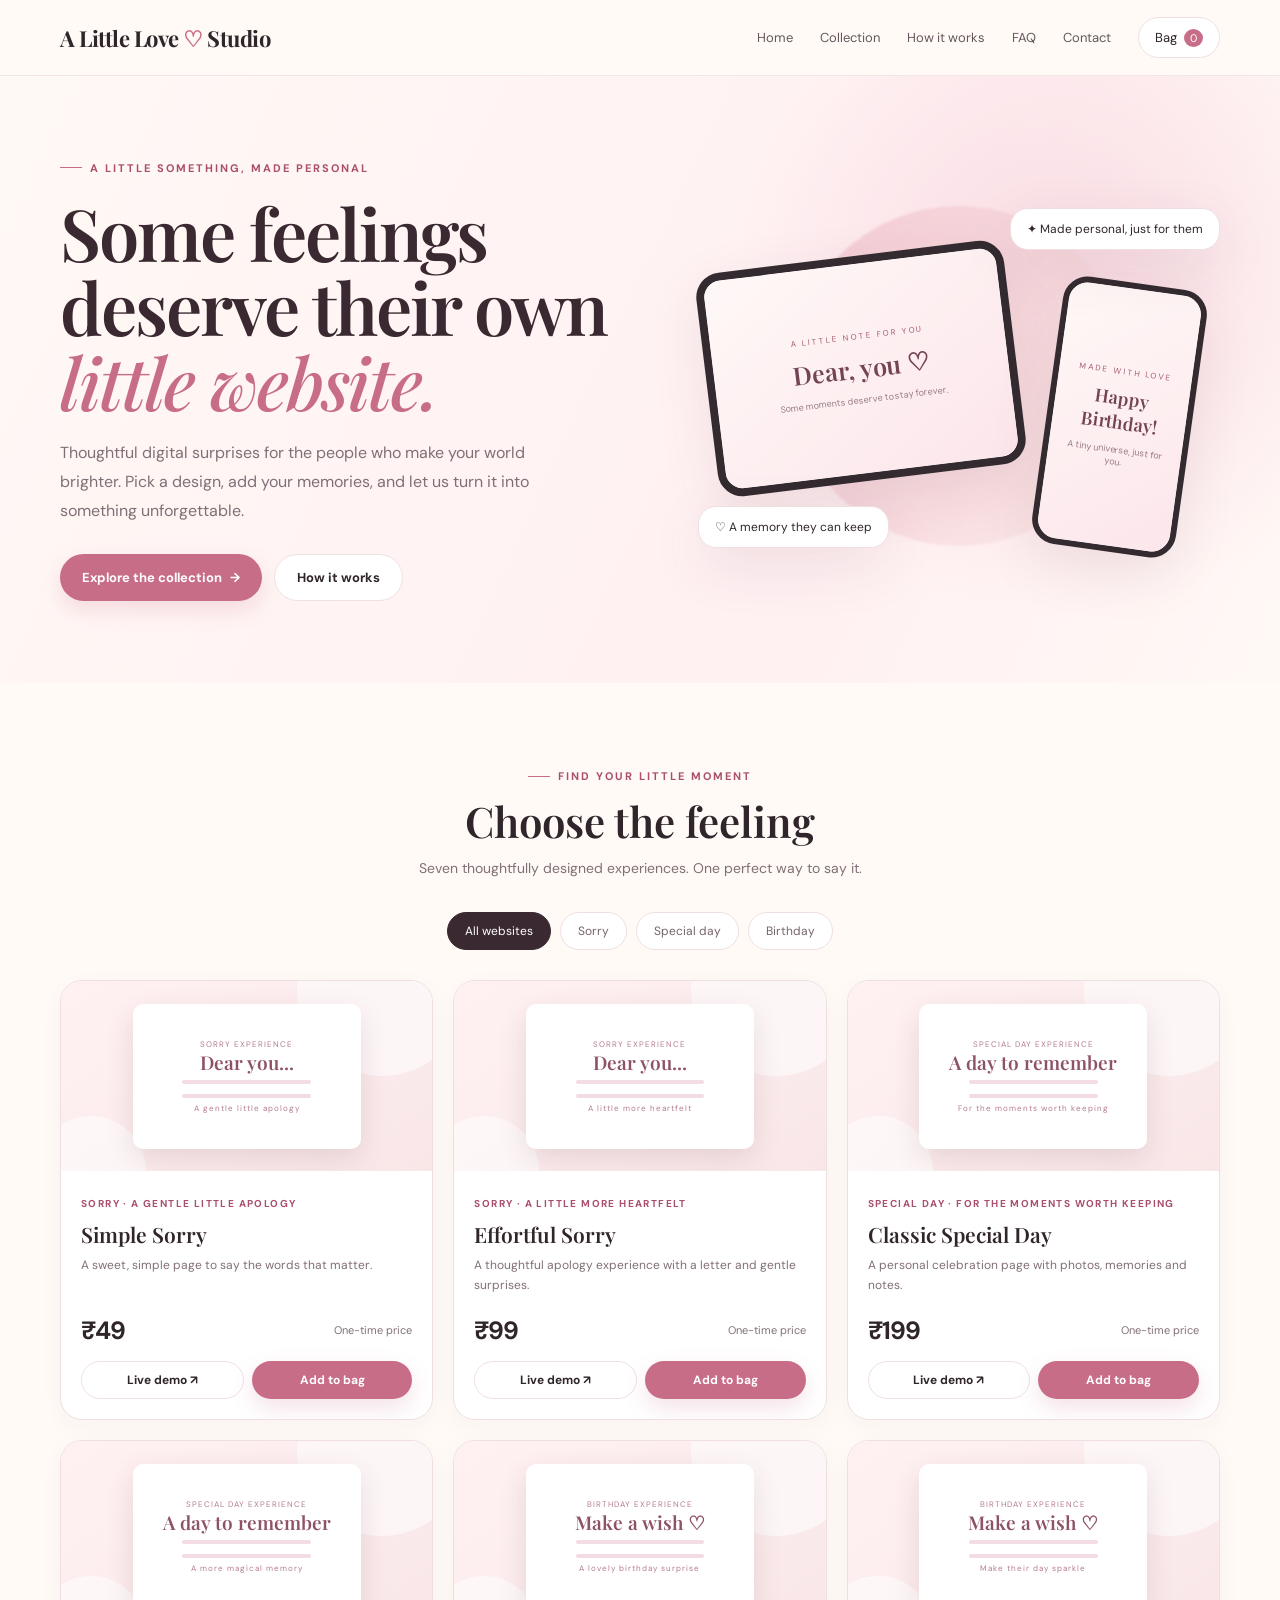
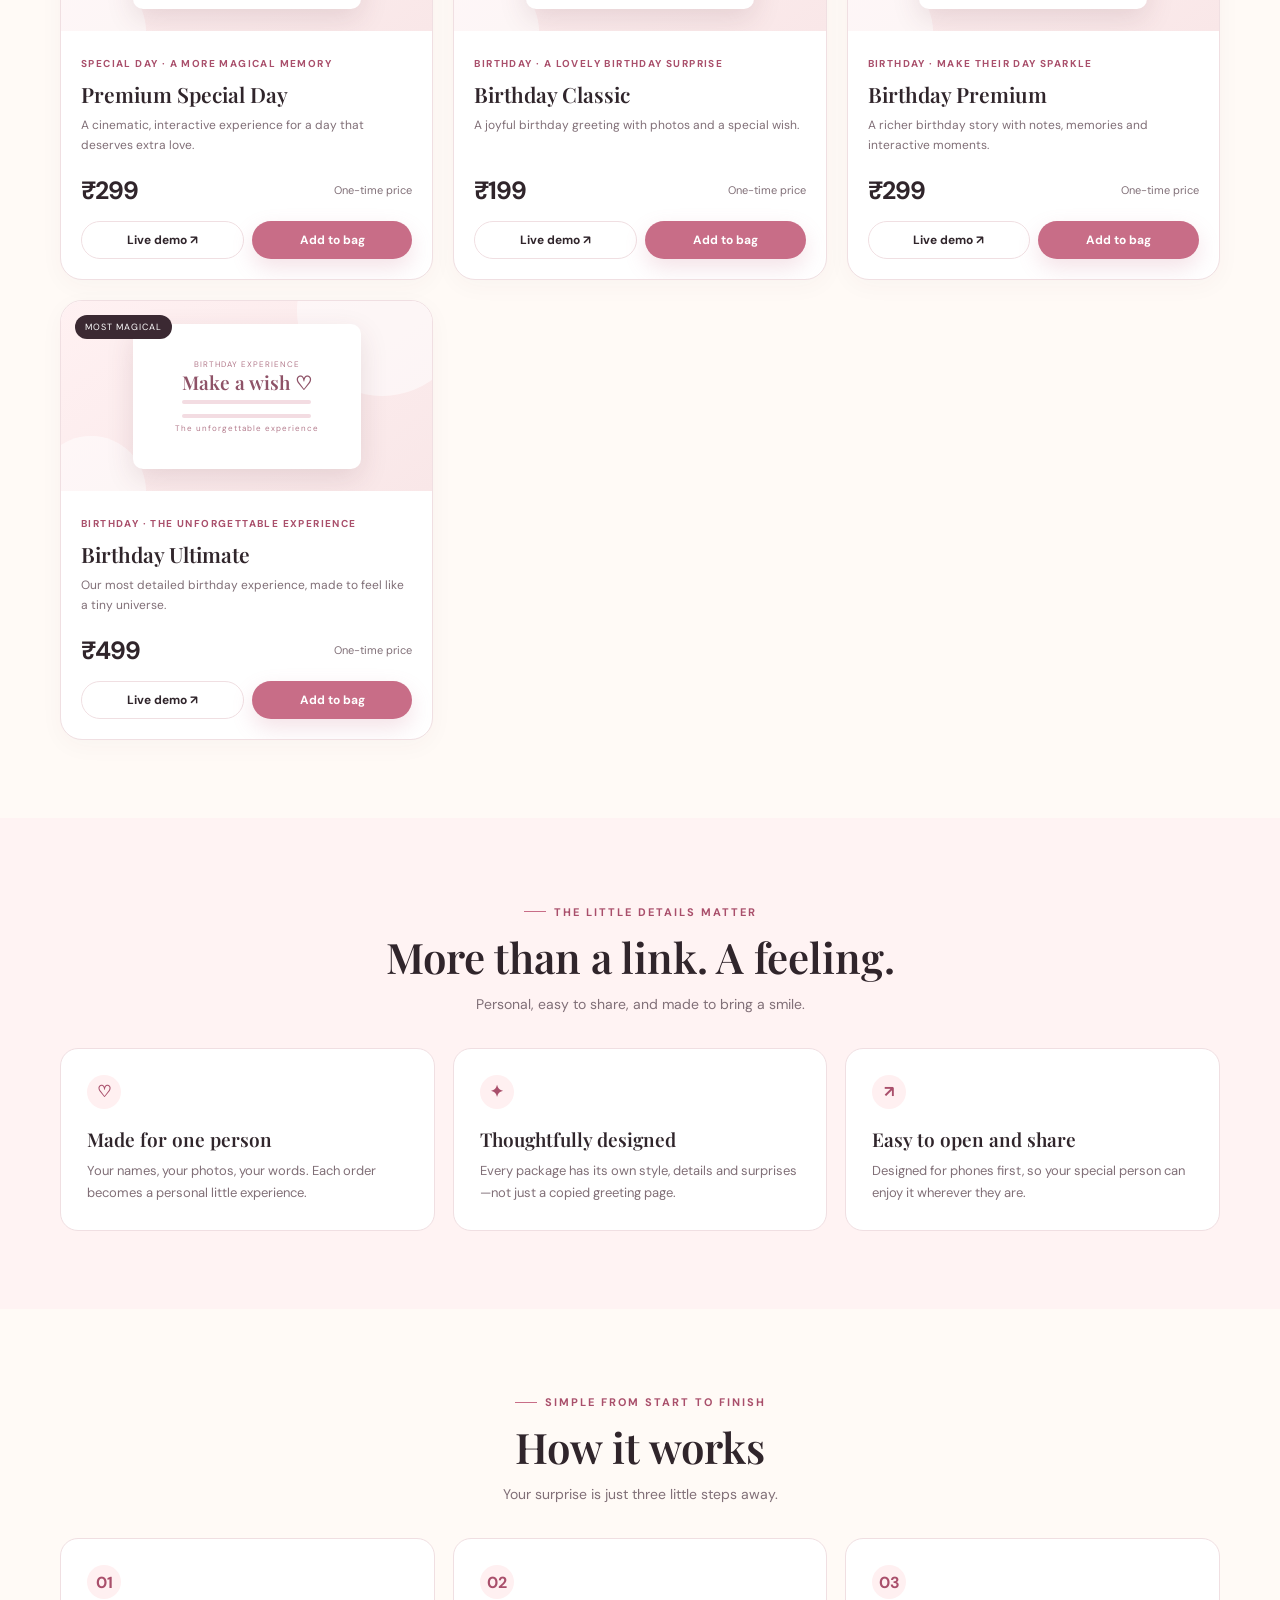
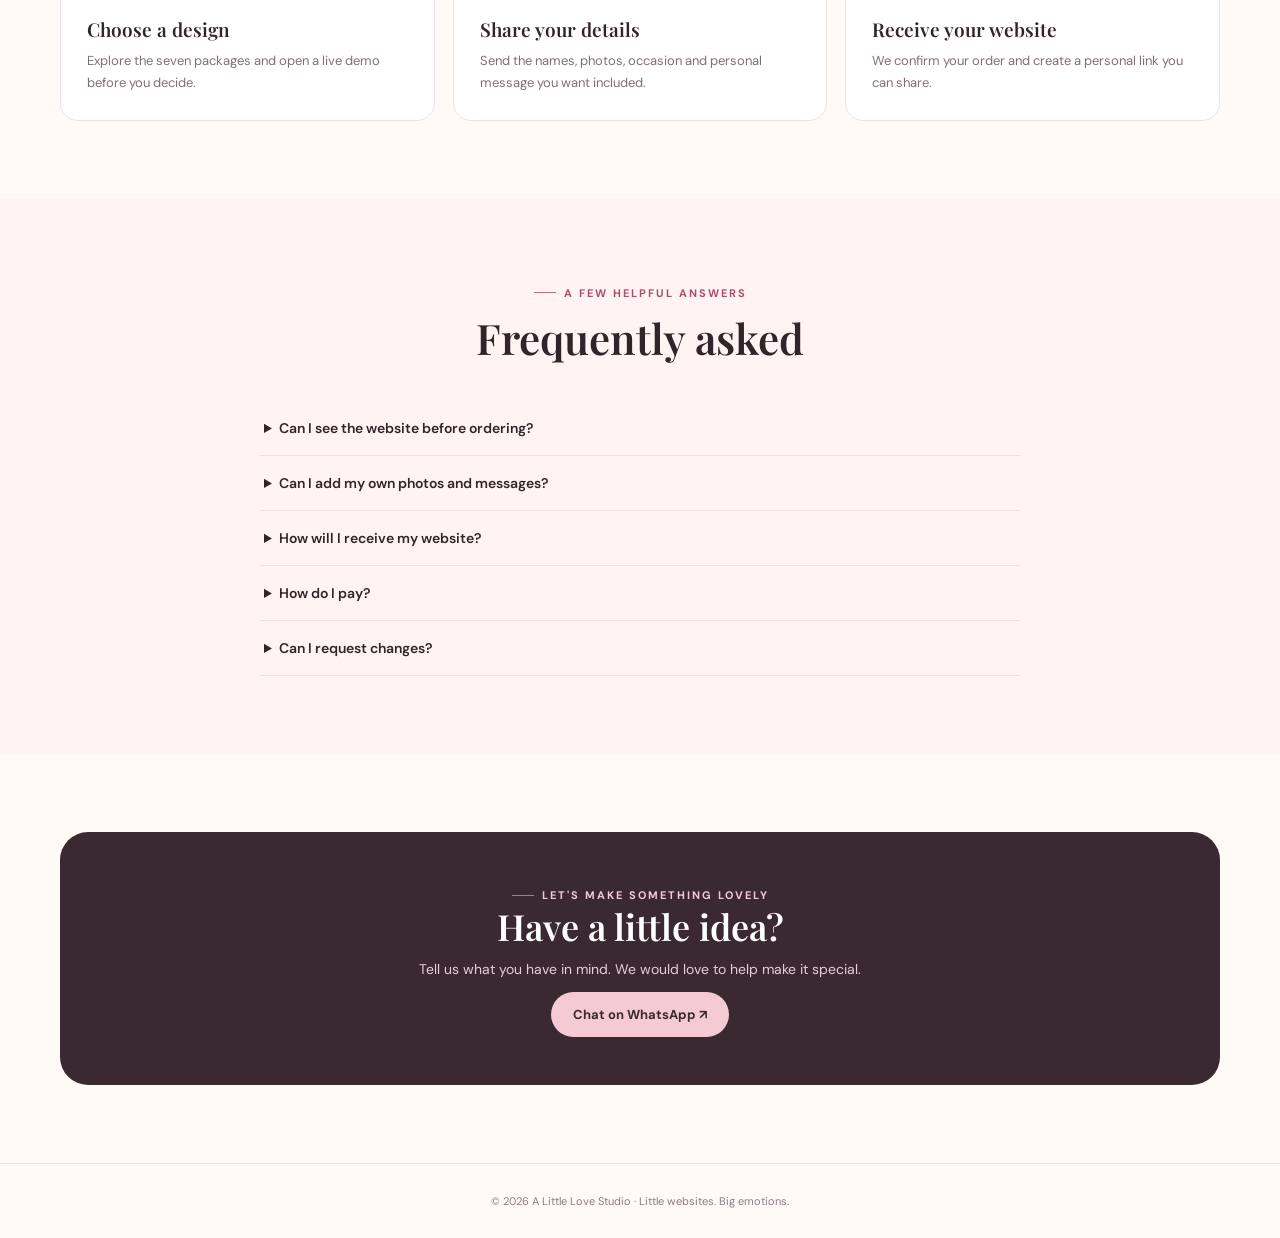
<file: Index.html>
<!DOCTYPE html>
<html lang="en">
<head>
<meta charset="UTF-8"><meta name="viewport" content="width=device-width, initial-scale=1">
<meta name="theme-color" content="#fff8f7">
<title>A Little Love Studio — Little websites. Big emotions.</title>
<style>
@import url('https://fonts.googleapis.com/css2?family=DM+Sans:wght@400;500;600;700&family=Playfair+Display:wght@500;600;700&display=swap');
:root{--ink:#30252b;--muted:#806f77;--rose:#c86d87;--rose2:#a94f6b;--blush:#fff0f1;--cream:#fffaf6;--line:#f0dfe2;--white:#fff;--shadow:0 18px 55px rgba(94,48,64,.10)}
*{box-sizing:border-box}html{scroll-behavior:smooth}body{margin:0;background:var(--cream);color:var(--ink);font-family:'DM Sans',sans-serif}button,input,textarea,select{font:inherit}button,a{ -webkit-tap-highlight-color:transparent}a{color:inherit;text-decoration:none}.wrap{width:min(1160px,calc(100% - 40px));margin:auto}
nav{height:76px;display:flex;align-items:center;position:sticky;top:0;z-index:20;background:rgba(255,250,246,.9);backdrop-filter:blur(16px);border-bottom:1px solid rgba(240,223,226,.8)}nav .wrap{display:flex;align-items:center;justify-content:space-between;gap:24px}.logo{font-family:'Playfair Display',serif;font-size:22px;font-weight:700;letter-spacing:-.5px}.logo span{color:var(--rose)}.navlinks{display:flex;align-items:center;gap:27px;font-size:13px;color:#66565e}.navlinks a:hover{color:var(--rose2)}.cartbtn,.menuBtn{border:1px solid var(--line);background:white;border-radius:30px;padding:11px 16px;cursor:pointer;color:var(--ink)}.cartcount{background:var(--rose);color:white;border-radius:50%;padding:2px 6px;font-size:11px;margin-left:4px}.menuBtn{display:none}
.hero{padding:76px 0 82px;overflow:hidden;background:radial-gradient(circle at 83% 35%,#f9dce3 0,transparent 29%),linear-gradient(115deg,#fff9f5,#fff0f2 65%,#fff9f5)}.heroGrid{display:grid;grid-template-columns:1.05fr .95fr;gap:60px;align-items:center}.eyebrow{display:inline-flex;align-items:center;gap:8px;color:var(--rose2);font-size:11px;letter-spacing:2px;text-transform:uppercase;font-weight:700}.eyebrow:before{content:"";width:22px;height:1px;background:var(--rose)}h1,h2,h3,p{margin-top:0}h1{font:600 clamp(43px,6vw,72px)/1.04 'Playfair Display',serif;letter-spacing:-2px;margin:20px 0;color:#3a2931}h1 em{color:var(--rose);font-weight:500}.hero p{max-width:490px;color:var(--muted);font-size:16px;line-height:1.8}.actions{display:flex;gap:12px;flex-wrap:wrap;margin-top:28px}.btn{border:0;border-radius:30px;padding:14px 22px;background:var(--rose);color:white;font-weight:700;font-size:13px;cursor:pointer;display:inline-flex;align-items:center;justify-content:center;gap:8px;transition:.25s;box-shadow:0 9px 22px rgba(200,109,135,.2)}.btn:hover{background:var(--rose2);transform:translateY(-2px)}.btn.secondary{background:white;color:var(--ink);border:1px solid var(--line);box-shadow:none}.btn.small{padding:10px 15px;font-size:12px}.heroArt{height:420px;position:relative;display:grid;place-items:center}.orb{position:absolute;width:340px;height:340px;border-radius:50%;background:linear-gradient(135deg,#f4cbd5,#fce9e8);filter:blur(1px)}.device{position:absolute;background:#fff;border:8px solid #332b30;border-radius:25px;box-shadow:var(--shadow);overflow:hidden}.device.desktop{width:310px;height:225px;left:8px;top:90px;transform:rotate(-7deg)}.device.phone{width:145px;height:270px;right:28px;bottom:34px;border-width:6px;border-radius:25px;transform:rotate(8deg)}.screen{height:100%;padding:18px;background:linear-gradient(145deg,#fff8f7,#fce6eb);text-align:center;display:flex;flex-direction:column;align-items:center;justify-content:center}.screen small{font-size:8px;letter-spacing:2px;color:#a45a70}.screen strong{font:600 25px 'Playfair Display';margin:10px 0;color:#744455}.screen span{font-size:9px;color:#987b86}.phone .screen strong{font-size:18px}.phone .screen{padding:10px}.floating{position:absolute;background:white;border:1px solid var(--line);border-radius:18px;padding:12px 16px;box-shadow:var(--shadow);font-size:12px}.float1{top:42px;right:0}.float2{bottom:38px;left:0}
section{padding:78px 0}.sectionHead{text-align:center;margin-bottom:35px}.sectionHead h2{font:600 clamp(30px,4vw,42px) 'Playfair Display';margin:10px 0}.sectionHead p{color:var(--muted);font-size:14px}.categorybar{display:flex;justify-content:center;gap:9px;flex-wrap:wrap;margin-bottom:30px}.chip{border:1px solid var(--line);background:white;border-radius:30px;padding:10px 17px;font-size:12px;color:#76636c;cursor:pointer}.chip.active,.chip:hover{background:#3b2932;color:white;border-color:#3b2932}
.products{display:grid;grid-template-columns:repeat(3,1fr);gap:20px}.product{background:white;border:1px solid var(--line);border-radius:22px;overflow:hidden;transition:.25s;box-shadow:0 6px 25px rgba(80,43,55,.035)}.product:hover{transform:translateY(-5px);box-shadow:var(--shadow)}.productVisual{height:190px;padding:18px;background:linear-gradient(145deg,#fff1f2,#f9e7e8);position:relative;display:grid;place-items:center;overflow:hidden}.productVisual:before,.productVisual:after{content:"";position:absolute;border-radius:50%;background:rgba(255,255,255,.55)}.productVisual:before{width:170px;height:170px;top:-75px;right:-35px}.productVisual:after{width:110px;height:110px;bottom:-55px;left:-25px}.miniPage{width:68%;height:145px;background:white;border-radius:10px;box-shadow:0 10px 28px rgba(92,49,64,.13);position:relative;z-index:1;padding:15px;text-align:center;display:flex;flex-direction:column;align-items:center;justify-content:center}.miniPage b{font:600 19px 'Playfair Display';color:#8e5267}.miniPage small{font-size:8px;letter-spacing:1px;color:#b47c8d}.miniPage i{width:65%;height:4px;border-radius:5px;background:#f3dce2;margin:5px}.productBody{padding:20px}.tag{font-size:10px;letter-spacing:1.4px;text-transform:uppercase;color:var(--rose2);font-weight:700}.product h3{font:600 21px 'Playfair Display';margin:8px 0}.product p{font-size:12px;line-height:1.65;color:var(--muted);min-height:40px}.priceRow{display:flex;align-items:center;justify-content:space-between;margin:18px 0 14px}.price{font-size:25px;font-weight:700;letter-spacing:-1px}.productActions{display:flex;gap:8px}.productActions button{flex:1}.ribbon{position:absolute;top:14px;left:14px;z-index:2;background:#3b2932;color:white;padding:6px 10px;border-radius:20px;font-size:9px;letter-spacing:1px}
.soft{background:#fff3f3}.three{display:grid;grid-template-columns:repeat(3,1fr);gap:18px}.step,.reason{padding:26px;border:1px solid var(--line);border-radius:18px;background:white}.stepNum{width:34px;height:34px;border-radius:50%;display:grid;place-items:center;background:var(--blush);color:var(--rose2);font-weight:700;margin-bottom:17px}.step h3,.reason h3{font:600 19px 'Playfair Display';margin-bottom:8px}.step p,.reason p{font-size:13px;color:var(--muted);line-height:1.7;margin:0}.faq{max-width:760px;margin:auto}.faq details{padding:18px 4px;border-bottom:1px solid var(--line)}.faq summary{cursor:pointer;font-weight:600;font-size:14px}.faq details p{color:var(--muted);font-size:13px;line-height:1.7;margin:12px 0 0}
.contactBox{background:#3b2932;color:white;border-radius:28px;padding:48px;text-align:center}.contactBox h2{font:600 36px 'Playfair Display';margin-bottom:10px}.contactBox p{color:#e5cfd6;font-size:14px}.contactBox .btn{background:#f4cbd5;color:#3b2932;box-shadow:none}
footer{padding:30px 0;color:#8c7b83;font-size:11px;text-align:center;border-top:1px solid var(--line)}
.overlay{position:fixed;inset:0;background:rgba(37,24,30,.55);z-index:50;display:none;align-items:center;justify-content:center;padding:18px}.overlay.show{display:flex}.modal{background:white;border-radius:22px;width:min(680px,100%);max-height:92vh;overflow:auto;padding:26px;box-shadow:0 25px 90px rgba(0,0,0,.2)}.modalHead{display:flex;align-items:center;justify-content:space-between;gap:15px;margin-bottom:18px}.modalHead h3{font:600 25px 'Playfair Display';margin:0}.x{border:0;background:#fff0f1;border-radius:50%;width:36px;height:36px;cursor:pointer;font-size:18px}.cartLine{display:flex;justify-content:space-between;gap:12px;padding:14px 0;border-bottom:1px solid var(--line);font-size:13px}.cartLine button{border:0;background:none;color:#b04f6c;cursor:pointer}.total{display:flex;justify-content:space-between;font-weight:700;padding:18px 0;font-size:17px}
label{display:block;font-size:12px;font-weight:700;margin:13px 0 6px}input,textarea,select{width:100%;border:1px solid var(--line);border-radius:11px;padding:12px;background:#fffdfd;outline:none;color:var(--ink)}input:focus,textarea:focus,select:focus{border-color:var(--rose)}.formGrid{display:grid;grid-template-columns:1fr 1fr;gap:0 14px}.hint{font-size:11px;color:var(--muted);line-height:1.6}.previewFrame{background:#fff2f4;border:0;border-radius:16px;width:100%;height:min(75vh,680px)}.demoModal{width:min(1000px,100%);padding:16px}.demoTop{display:flex;justify-content:space-between;align-items:center;padding:0 4px 12px}.demoTop b{font:600 18px 'Playfair Display'}
.toast{position:fixed;bottom:22px;left:50%;transform:translate(-50%,20px);background:#34242c;color:white;padding:12px 18px;border-radius:30px;font-size:12px;opacity:0;pointer-events:none;transition:.25s;z-index:100}.toast.show{opacity:1;transform:translate(-50%,0)}
@media(max-width:850px){.heroGrid{grid-template-columns:1fr;gap:10px}.heroArt{height:330px}.products{grid-template-columns:repeat(2,1fr)}.navlinks{display:none;position:absolute;top:75px;left:0;right:0;background:var(--cream);padding:20px;flex-direction:column;border-bottom:1px solid var(--line)}.navlinks.open{display:flex}.menuBtn{display:block}.three{grid-template-columns:1fr}.device.desktop{left:8%;top:50px}.device.phone{right:10%;bottom:15px}}
@media(max-width:560px){.wrap{width:min(100% - 28px,1160px)}nav{height:66px}.navlinks{top:65px}.hero{padding:54px 0 40px}h1{font-size:47px}.heroArt{height:285px}.orb{width:250px;height:250px}.device.desktop{width:235px;height:175px;left:0;top:48px}.device.phone{width:112px;height:205px;right:0;bottom:4px}.screen strong{font-size:18px}.phone .screen strong{font-size:14px}.floating{font-size:10px;padding:9px 11px}.float1{top:12px}.float2{bottom:8px}section{padding:58px 0}.products{grid-template-columns:1fr}.productVisual{height:180px}.productActions{flex-direction:column}.contactBox{padding:35px 20px}.contactBox h2{font-size:30px}.formGrid{grid-template-columns:1fr}.modal{padding:20px}.previewFrame{height:72vh}}
</style>
</head>
<body>
<nav><div class="wrap"><a class="logo" href="#home">A Little Love <span>♡</span> Studio</a><button class="menuBtn" id="menuBtn">☰</button><div class="navlinks" id="navlinks"><a href="#home">Home</a><a href="#explore">Collection</a><a href="#how">How it works</a><a href="#faq">FAQ</a><a href="#contact">Contact</a><button class="cartbtn" id="openCart">Bag <span class="cartcount" id="cartCount">0</span></button></div></div></nav>
<header class="hero" id="home"><div class="wrap heroGrid"><div><div class="eyebrow">A little something, made personal</div><h1>Some feelings deserve their own <em>little website.</em></h1><p>Thoughtful digital surprises for the people who make your world brighter. Pick a design, add your memories, and let us turn it into something unforgettable.</p><div class="actions"><a class="btn" href="#explore">Explore the collection <span>→</span></a><a class="btn secondary" href="#how">How it works</a></div></div><div class="heroArt"><div class="orb"></div><div class="device desktop"><div class="screen"><small>A LITTLE NOTE FOR YOU</small><strong>Dear, you ♡</strong><span>Some moments deserve to stay forever.</span><i></i><i></i></div></div><div class="device phone"><div class="screen"><small>MADE WITH LOVE</small><strong>Happy Birthday!</strong><span>A tiny universe, just for you.</span><i></i><i></i></div></div><div class="floating float1">✦ Made personal, just for them</div><div class="floating float2">♡ A memory they can keep</div></div></div></header>
<section id="explore"><div class="wrap"><div class="sectionHead"><div class="eyebrow">Find your little moment</div><h2>Choose the feeling</h2><p>Seven thoughtfully designed experiences. One perfect way to say it.</p></div><div class="categorybar" id="filters"><button class="chip active" data-filter="All">All websites</button><button class="chip" data-filter="Sorry">Sorry</button><button class="chip" data-filter="Special Day">Special day</button><button class="chip" data-filter="Birthday">Birthday</button></div><div class="products" id="products"></div></div></section>
<section class="soft" id="why"><div class="wrap"><div class="sectionHead"><div class="eyebrow">The little details matter</div><h2>More than a link. A feeling.</h2><p>Personal, easy to share, and made to bring a smile.</p></div><div class="three"><div class="reason"><div class="stepNum">♡</div><h3>Made for one person</h3><p>Your names, your photos, your words. Each order becomes a personal little experience.</p></div><div class="reason"><div class="stepNum">✦</div><h3>Thoughtfully designed</h3><p>Every package has its own style, details and surprises—not just a copied greeting page.</p></div><div class="reason"><div class="stepNum">↗</div><h3>Easy to open and share</h3><p>Designed for phones first, so your special person can enjoy it wherever they are.</p></div></div></div></section>
<section id="how"><div class="wrap"><div class="sectionHead"><div class="eyebrow">Simple from start to finish</div><h2>How it works</h2><p>Your surprise is just three little steps away.</p></div><div class="three"><div class="step"><div class="stepNum">01</div><h3>Choose a design</h3><p>Explore the seven packages and open a live demo before you decide.</p></div><div class="step"><div class="stepNum">02</div><h3>Share your details</h3><p>Send the names, photos, occasion and personal message you want included.</p></div><div class="step"><div class="stepNum">03</div><h3>Receive your website</h3><p>We confirm your order and create a personal link you can share.</p></div></div></div></section>
<section class="soft" id="faq"><div class="wrap"><div class="sectionHead"><div class="eyebrow">A few helpful answers</div><h2>Frequently asked</h2></div><div class="faq"><details><summary>Can I see the website before ordering?</summary><p>Yes. Every product has a Live Demo button so you can preview the experience before choosing.</p></details><details><summary>Can I add my own photos and messages?</summary><p>Yes. Applicable packages can be personalized with your names, photos, notes and message.</p></details><details><summary>How will I receive my website?</summary><p>After your details and order are confirmed, your finished website link will be shared with you.</p></details><details><summary>How do I pay?</summary><p>Payment instructions are confirmed directly with you after we receive your order. Online payment is not processed on this demo store.</p></details><details><summary>Can I request changes?</summary><p>Share your requested edits in the order form. The available customization depends on the package.</p></details></div></div></section>
<section id="contact"><div class="wrap"><div class="contactBox"><div class="eyebrow" style="justify-content:center;color:#f4cbd5">Let's make something lovely</div><h2>Have a little idea?</h2><p>Tell us what you have in mind. We would love to help make it special.</p><a class="btn" id="contactWA" href="#" target="_blank" rel="noopener">Chat on WhatsApp ↗</a></div></div></section>
<footer><div class="wrap">© 2026 A Little Love Studio · Little websites. Big emotions.</div></footer>

<div class="overlay" id="cartOverlay"><div class="modal"><div class="modalHead"><h3>Your little bag</h3><button class="x" data-close="cartOverlay">×</button></div><div id="cartItems"></div><div class="total"><span>Total</span><span id="cartTotal">₹0</span></div><button class="btn" id="continueOrder" style="width:100%">Continue to order →</button><p class="hint" style="margin-top:12px">No payment is taken here. Your order details will be sent to WhatsApp for confirmation.</p></div></div>
<div class="overlay" id="orderOverlay"><div class="modal"><div class="modalHead"><h3>Make it personal</h3><button class="x" data-close="orderOverlay">×</button></div><div id="orderSummary" class="hint"></div><form id="orderForm"><div class="formGrid"><div><label>Your name *</label><input name="customer" required placeholder="Your name"></div><div><label>WhatsApp number *</label><input name="phone" required inputmode="tel" placeholder="+91..."></div><div><label>Recipient's name *</label><input name="recipient" required placeholder="Who is it for?"></div><div><label>Occasion</label><select name="occasion"><option>Sorry / Apology</option><option>Birthday</option><option>Anniversary</option><option>Special day</option><option>Other</option></select></div></div><label>Your personal message</label><textarea name="message" rows="3" placeholder="Write the words you want included..."></textarea><label>Photos (optional)</label><input type="file" name="photos" id="photoInput" accept="image/*" multiple><div id="photoNames" class="hint"></div><label>Extra instructions</label><textarea name="extra" rows="2" placeholder="Any colour, song, or design preference?"></textarea><p class="hint">Photos are not uploaded automatically. Please attach them in the WhatsApp chat after sending your order.</p><button class="btn" type="submit" style="width:100%;margin-top:15px">Send order on WhatsApp ↗</button></form></div></div>
<div class="overlay" id="demoOverlay"><div class="modal demoModal"><div class="demoTop"><b id="demoTitle">Live demo</b><button class="x" data-close="demoOverlay">×</button></div><iframe class="previewFrame" id="demoFrame" title="Product live demo" sandbox="allow-scripts allow-forms"></iframe></div></div>
<div class="toast" id="toast"></div>
<script>
/* EDIT THIS NUMBER before accepting real orders. Use country code, digits only. */
const WHATSAPP_NUMBER = "919999999999";
const products = [
{id:1,name:"Simple Sorry",category:"Sorry",price:49,level:"A gentle little apology",desc:"A sweet, simple page to say the words that matter.",features:["Personal apology message","Cute interactive response","Soft animated details"],demo:"sorry"},
{id:2,name:"Effortful Sorry",category:"Sorry",price:99,level:"A little more heartfelt",desc:"A thoughtful apology experience with a letter and gentle surprises.",features:["Animated letter reveal","Personal message sections","Interactive forgiveness moment"],demo:"sorryPlus"},
{id:3,name:"Classic Special Day",category:"Special Day",price:199,level:"For the moments worth keeping",desc:"A personal celebration page with photos, memories and notes.",features:["Photo gallery","Memory and notes section","Personal closing message"],demo:"special"},
{id:4,name:"Premium Special Day",category:"Special Day",price:299,level:"A more magical memory",desc:"A cinematic, interactive experience for a day that deserves extra love.",features:["Animated introduction","Memory timeline","Surprise reveal"],demo:"specialPlus"},
{id:5,name:"Birthday Classic",category:"Birthday",price:199,level:"A lovely birthday surprise",desc:"A joyful birthday greeting with photos and a special wish.",features:["Birthday greeting","Photo memories","Cake and celebration effects"],demo:"birthday"},
{id:6,name:"Birthday Premium",category:"Birthday",price:299,level:"Make their day sparkle",desc:"A richer birthday story with notes, memories and interactive moments.",features:["Cinematic greeting","Memory timeline","Interactive surprise"],demo:"birthdayPlus"},
{id:7,name:"Birthday Ultimate",category:"Birthday",price:499,level:"The unforgettable experience",desc:"Our most detailed birthday experience, made to feel like a tiny universe.",features:["Premium opening scene","Interactive gift reveal","Gallery and memory story","Celebration finale"],demo:"birthdayUltimate"}
];
let cart=JSON.parse(localStorage.getItem("lls_cart")||"[]"),activeProduct=null,filter="All";
const $=s=>document.querySelector(s);
function toast(msg){const t=$("#toast");t.textContent=msg;t.classList.add("show");setTimeout(()=>t.classList.remove("show"),2400)}
function renderProducts(){const list=products.filter(p=>filter==="All"||p.category===filter);$("#products").innerHTML=list.map(p=>`<article class="product"><div class="productVisual">${p.id===7?'<span class="ribbon">MOST MAGICAL</span>':""}<div class="miniPage"><small>${p.category.toUpperCase()} EXPERIENCE</small><b>${p.category==="Birthday"?"Make a wish ♡":p.category==="Sorry"?"Dear you...":"A day to remember"}</b><i></i><i></i><small>${p.level}</small></div></div><div class="productBody"><span class="tag">${p.category} · ${p.level}</span><h3>${p.name}</h3><p>${p.desc}</p><div class="priceRow"><span class="price">₹${p.price}</span><span class="hint">One-time price</span></div><div class="productActions"><button class="btn secondary small" onclick="openDemo(${p.id})">Live demo ↗</button><button class="btn small" onclick="addCart(${p.id})">Add to bag</button></div></div></article>`).join("")}
function renderCart(){const n=cart.reduce((s,x)=>s+x.qty,0),total=cart.reduce((s,x)=>s+x.price*x.qty,0);$("#cartCount").textContent=n;$("#cartTotal").textContent="₹"+total;$("#cartItems").innerHTML=cart.length?cart.map(x=>`<div class="cartLine"><span><b>${x.name}</b><br><small>₹${x.price} × ${x.qty}</small></span><span><b>₹${x.price*x.qty}</b><br><button onclick="removeCart(${x.id})">Remove</button></span></div>`).join(""):'<p class="hint">Your bag is waiting for something lovely.</p>';localStorage.setItem("lls_cart",JSON.stringify(cart))}
function addCart(id){const p=products.find(x=>x.id===id),item=cart.find(x=>x.id===id);if(item)item.qty++;else cart.push({...p,qty:1});renderCart();toast(p.name+" added to your bag")}
function removeCart(id){cart=cart.filter(x=>x.id!==id);renderCart()}
function show(id){$("#"+id).classList.add("show");document.body.style.overflow="hidden"}
function hide(id){$("#"+id).classList.remove("show");if(!document.querySelector(".overlay.show"))document.body.style.overflow=""}
function openDemo(id){const p=products.find(x=>x.id===id);$("#demoTitle").textContent=p.name+" — Live demo";$("#demoFrame").srcdoc=demoHTML(p.demo);show("demoOverlay")}
function openOrder(){if(!cart.length){toast("Add a website to your bag first");return}$("#orderSummary").textContent="Your selection: "+cart.map(x=>x.name+" (₹"+x.price+") × "+x.qty).join(", ")+" · Total ₹"+cart.reduce((s,x)=>s+x.price*x.qty,0);hide("cartOverlay");show("orderOverlay")}
function demoHTML(type){
const cfg={
sorry:{title:"Hey, can we talk?",sub:"I know I messed up. And I'm truly sorry.",body:"I never wanted to hurt you. You matter to me more than my pride, and I hope we can find our way back to a smile.",button:"Can we start with a smile?",end:"No pressure. Just a little hope, from me to you."},
sorryPlus:{title:"A letter, just for you",sub:"Please open this when you're ready.",body:"I have been thinking about what happened. I should have listened better, understood more, and chosen my words with care. I'm sorry—not just for the moment, but for making you feel anything less than valued.",button:"Open my letter ♡",end:"Thank you for hearing me. Whatever you need, I'll respect it."},
special:{title:"A day to remember",sub:"A little collection of our favourite moments.",body:"Some days become special because of the people in them. Here are a few little memories I'd never want to lose.",button:"Read a little note",end:"Here's to more moments worth keeping."},
specialPlus:{title:"Our little chapter",sub:"A collection of moments, made just for you.",body:"If I could keep a few moments in a little glass jar, these would be the ones. The ordinary laughs, the unexpected smiles, and everything that became a memory.",button:"Reveal the surprise",end:"The best parts of life are the ones we make meaningful together."},
birthday:{title:"Happy Birthday!",sub:"Today is all about you ✨",body:"I hope your day is full of warm hugs, loud laughter, lovely surprises and everything that makes you feel special. You deserve the happiest kind of day.",button:"Make a wish 🎂",end:"May this new chapter be your favourite one yet."},
birthdayPlus:{title:"A little birthday universe",sub:"For someone who makes life brighter.",body:"Today, the world gets to celebrate the day you arrived in it. I hope you never forget how much joy your presence can bring. Keep shining in your own beautiful way.",button:"Open your surprise 🎁",end:"One birthday, a thousand reasons to smile."},
birthdayUltimate:{title:"Tonight, the stars celebrate you",sub:"A whole little universe, made for one person.",body:"If every happy memory were a star, tonight the sky would be yours. This little experience is a collection of wishes, moments and words that deserve to be wrapped up just for you.",button:"Open your gift ✨",end:"And just like that, another beautiful chapter begins. Happy Birthday!"}
}[type];
return `<!doctype html><html><head><meta name="viewport" content="width=device-width,initial-scale=1"><title>${cfg.title}</title><style>@import url('https://fonts.googleapis.com/css2?family=DM+Sans:wght@400;600&family=Playfair+Display:wght@500;600&display=swap');*{box-sizing:border-box}body{margin:0;min-height:100vh;display:grid;place-items:center;padding:22px;background:radial-gradient(circle at 20% 20%,#f8dce4,transparent 30%),linear-gradient(135deg,#fff8f4,#fce9ed);font-family:'DM Sans',sans-serif;color:#49323d;text-align:center}.card{max-width:620px;width:100%;padding:clamp(28px,6vw,60px) 28px;background:#ffffffd9;border:1px solid #f1dce2;border-radius:28px;box-shadow:0 20px 70px #9e65721c;backdrop-filter:blur(12px)}.ey{letter-spacing:3px;font-size:10px;color:#b56c82;text-transform:uppercase}.heart{font-size:28px;color:#c86d87;margin:15px}.title{font:600 clamp(34px,7vw,56px) 'Playfair Display',serif;margin:15px 0}.sub{color:#9b6879;font-size:14px}.body{line-height:1.9;color:#79616b;font-size:14px;margin:25px auto;max-width:460px}.btn{border:0;border-radius:30px;background:#c86d87;color:white;padding:14px 23px;font-weight:600;cursor:pointer}.end{display:none;margin:24px auto 0;padding:18px;border-radius:16px;background:#fff0f2;color:#89576a;line-height:1.8}.spark{position:fixed;pointer-events:none;animation:up 2s forwards}@keyframes up{to{transform:translateY(-100px) rotate(30deg);opacity:0}}.photo{display:inline-grid;place-items:center;width:75px;height:75px;border-radius:18px;background:#f8e1e7;margin:5px;color:#b56c82;font-size:26px}</style></head><body><main class="card"><div class="ey">A little something for you</div><div class="heart">♡</div><div class="title">${cfg.title}</div><div class="sub">${cfg.sub}</div><div style="margin:20px"><span class="photo">♡</span><span class="photo">✧</span><span class="photo">❀</span></div><p class="body">${cfg.body}</p><button class="btn" id="reveal">${cfg.button}</button><div class="end" id="end">${cfg.end}</div><div class="ey" style="margin-top:30px">Made with a little love</div></main><script>document.getElementById('reveal').onclick=()=>{document.getElementById('end').style.display='block';document.getElementById('reveal').textContent='♡';for(let i=0;i<18;i++){let s=document.createElement('span');s.className='spark';s.textContent=['✦','♡','✧'][i%3];s.style.left=Math.random()*100+'vw';s.style.top=(40+Math.random()*50)+'vh';s.style.color='#c86d87';document.body.appendChild(s);setTimeout(()=>s.remove(),2100)}}<\/script></body></html>`;
}
$("#openCart").onclick=()=>show("cartOverlay");$("#continueOrder").onclick=openOrder;$("#contactWA").href="https://wa.me/"+WHATSAPP_NUMBER+"?text="+encodeURIComponent("Hi! I would like to know more about A Little Love Studio.");
document.querySelectorAll("[data-close]").forEach(b=>b.onclick=()=>hide(b.dataset.close));document.querySelectorAll(".overlay").forEach(o=>o.addEventListener("click",e=>{if(e.target===o)hide(o.id)}));
$("#orderForm").onsubmit=e=>{e.preventDefault();if(!cart.length){toast("Your bag is empty");return}const f=new FormData(e.target),total=cart.reduce((s,x)=>s+x.price*x.qty,0),lines=cart.map(x=>`• ${x.name} — ₹${x.price} × ${x.qty}`).join("\n");const photos=$("#photoInput").files;const msg=`Hello! I'd like to place an order from A Little Love Studio.\n\n${lines}\n\nTotal: ₹${total}\n\nCustomer: ${f.get("customer")}\nWhatsApp: ${f.get("phone")}\nRecipient: ${f.get("recipient")}\nOccasion: ${f.get("occasion")}\nPersonal message: ${f.get("message")||"Not provided"}\nExtra instructions: ${f.get("extra")||"None"}\nPhotos selected: ${photos.length} (I will attach them in this chat)\n\nPlease confirm the order and payment details.`;window.open("https://wa.me/"+WHATSAPP_NUMBER+"?text="+encodeURIComponent(msg),"_blank");};
$("#photoInput").onchange=e=>$("#photoNames").textContent=[...e.target.files].map(x=>x.name).join(", ")||"";
$("#filters").onclick=e=>{const b=e.target.closest("[data-filter]");if(!b)return;filter=b.dataset.filter;document.querySelectorAll(".chip").forEach(x=>x.classList.toggle("active",x===b));renderProducts()};
$("#menuBtn").onclick=()=>$("#navlinks").classList.toggle("open");$("#navlinks").querySelectorAll("a").forEach(a=>a.onclick=()=>$("#navlinks").classList.remove("open"));
renderProducts();renderCart();
</script>
</body></html>
</file>
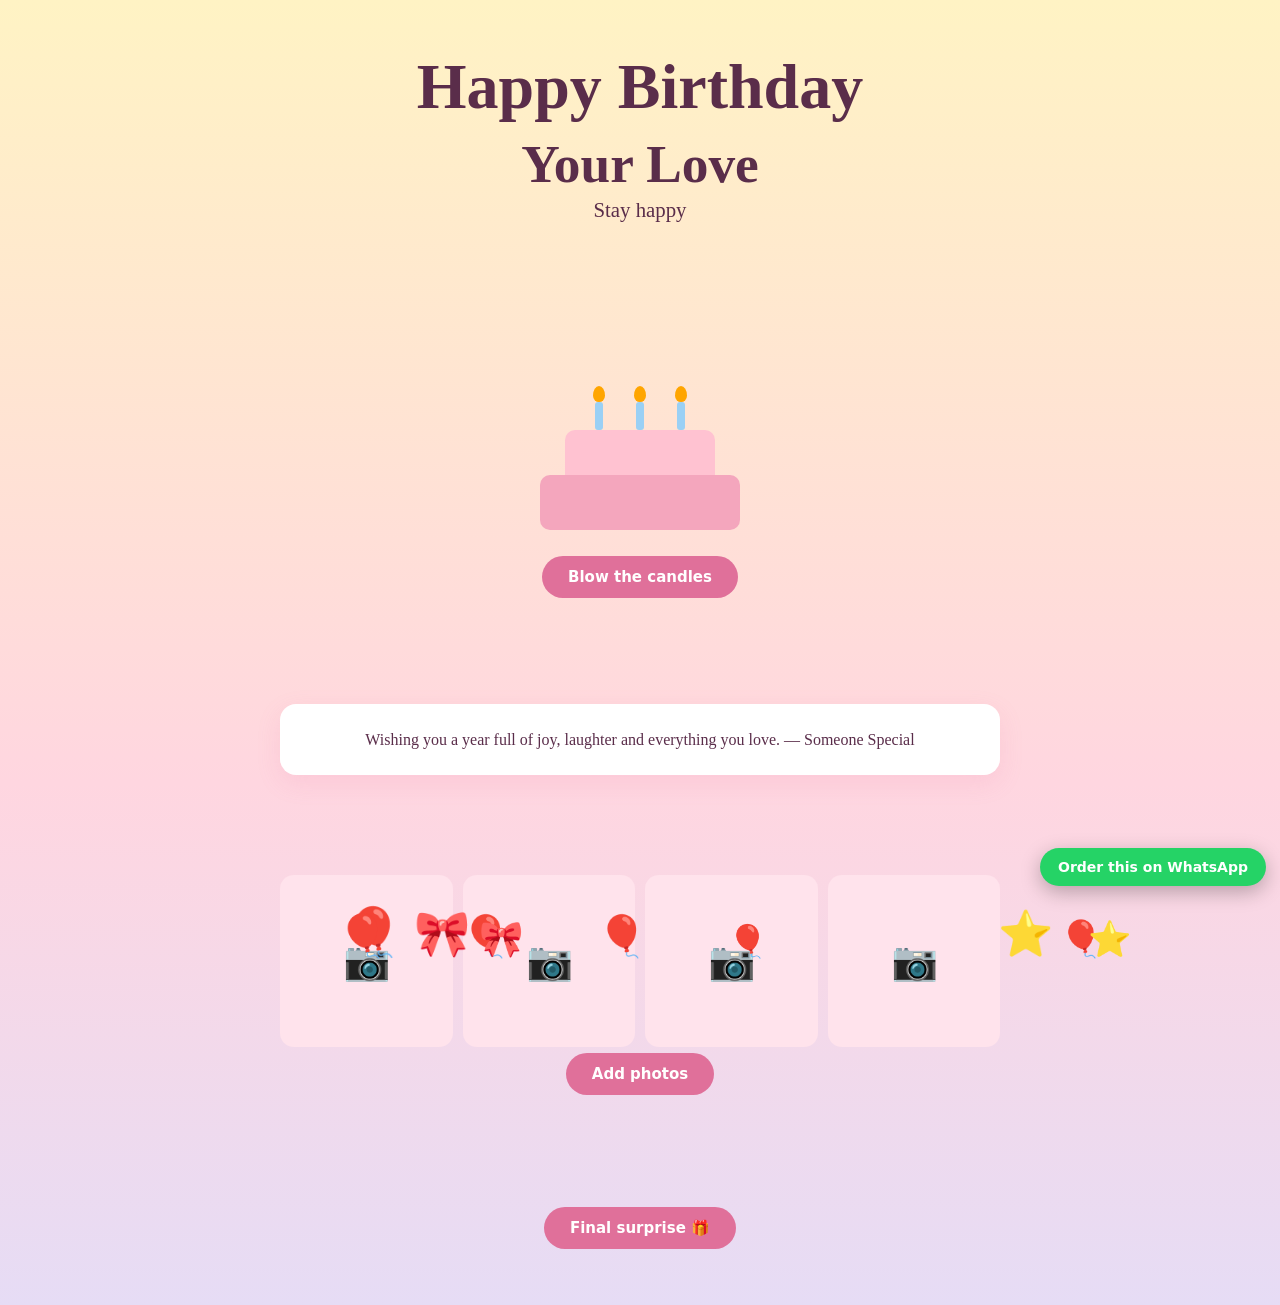
<file: birthday-basic.html>
<!DOCTYPE html><html lang="en"><head><meta charset="utf-8"><meta name="viewport" content="width=device-width,initial-scale=1"><title>Happy Birthday</title>
<script>/* EDIT HERE */const WA="917571062508";const CONFIG={demo:true,recipientName:"Your Love",senderName:"Someone Special",age:"",message:"Wishing you a year full of joy, laughter and everything you love.",wishes:["Stay happy","Keep shining","Make a big wish"],photos:[],surprise:"You're my favourite person. Happy Birthday!"};</script>
<style>
*{box-sizing:border-box;margin:0}body{font-family:Georgia,serif;background:linear-gradient(#fff3c4,#ffd6e0 60%,#e6dcf5);color:#5a2d4a;text-align:center;min-height:100vh}
section{max-width:760px;margin:auto;padding:50px 20px}h1{font-size:clamp(2.2rem,9vw,4rem)}h1 span{display:inline-block;animation:bn 1.2s ease-in-out infinite}@keyframes bn{50%{transform:translateY(-12px)}}
.cake{position:relative;width:200px;height:130px;margin:60px auto 20px}.c1{position:absolute;bottom:0;width:200px;height:55px;background:#f4a6bd;border-radius:10px}.c2{position:absolute;bottom:55px;left:25px;width:150px;height:45px;background:#ffc2d1;border-radius:10px 10px 0 0}
.k{position:absolute;bottom:100px;width:8px;height:28px;background:#9ad0f5;border-radius:3px}.k b{position:absolute;top:-16px;left:-2px;width:12px;height:16px;background:orange;border-radius:50% 50% 50% 50%/60% 60% 40% 40%;animation:fl .4s infinite alternate}.out b{display:none}@keyframes fl{to{transform:scale(1.2,.9)}}
button,label{display:inline-block;padding:12px 26px;border:0;border-radius:99px;background:#e0709a;color:#fff;font:600 15px system-ui;cursor:pointer;margin:6px}
.g{display:grid;grid-template-columns:repeat(auto-fit,minmax(150px,1fr));gap:10px}.g img{width:100%;aspect-ratio:1;object-fit:cover;border-radius:14px}
#w{font-size:1.3rem;min-height:2em;transition:opacity .4s}.m{background:#fff;border-radius:16px;padding:22px;line-height:1.7;box-shadow:0 8px 24px #e0709a22}#fin{display:none;margin-top:16px}
@keyframes bu{to{transform:translateY(-115vh)}}</style></head><body>
<section><h1 id="h"></h1><div id="w"></div></section>
<section><div class="cake"><i class="k" style="left:55px"><b></b></i><i class="k" style="left:96px"><b></b></i><i class="k" style="left:137px"><b></b></i><div class="c2"></div><div class="c1"></div></div><button id="blow">Blow the candles</button></section>
<section><div class="m" id="m"></div></section>
<section><div class="g" id="g"></div><label>Add photos<input type="file" id="f" accept="image/*" multiple hidden></label></section>
<section><button id="sur">Final surprise 🎁</button><p id="fin" class="m"></p></section>
<script>
const $=s=>document.querySelector(s);
function confetti(n=120){const c=document.createElement("canvas");c.style.cssText="position:fixed;inset:0;pointer-events:none;z-index:99";c.width=innerWidth;c.height=innerHeight;document.body.append(c);const x=c.getContext("2d"),P=[...Array(n)].map(()=>({x:Math.random()*c.width,y:-20-Math.random()*c.height/2,v:2+Math.random()*4,r:4+Math.random()*5,h:Math.random()*360,s:Math.random()*2-1}));(function f(){x.clearRect(0,0,c.width,c.height);let a=0;P.forEach(p=>{p.y+=p.v;p.x+=p.s;if(p.y<c.height){a=1;x.fillStyle="hsl("+p.h+",80%,65%)";x.fillRect(p.x,p.y,p.r,p.r*1.6)}});a?requestAnimationFrame(f):c.remove()})()}
document.title="Happy Birthday "+CONFIG.recipientName;
$("#h").innerHTML=[..."Happy Birthday"].map((c,i)=>`<span style="animation-delay:${i*.08}s">${c==" "?"&nbsp;":c}</span>`).join("")+"<br><small></small>";$("#h small").textContent=CONFIG.recipientName+(CONFIG.age?" · "+CONFIG.age:"");
$("#m").textContent=CONFIG.message+" — "+CONFIG.senderName;$("#fin").textContent=CONFIG.surprise+" — "+CONFIG.senderName;
let w=0;const W=$("#w");W.textContent=CONFIG.wishes[0];setInterval(()=>{W.style.opacity=0;setTimeout(()=>{W.textContent=CONFIG.wishes[++w%CONFIG.wishes.length];W.style.opacity=1},400)},2800);
$("#blow").onclick=()=>{document.querySelectorAll(".k").forEach(k=>k.classList.add("out"));confetti()};
const PH="data:image/svg+xml,"+encodeURIComponent('<svg xmlns="http://www.w3.org/2000/svg" width="200" height="200"><rect width="200" height="200" fill="#ffe3ec"/><text x="100" y="115" font-size="44" text-anchor="middle">📷</text></svg>');
const add=s=>{const i=new Image();i.src=s;$("#g").append(i)};
(CONFIG.photos.length?CONFIG.photos:[PH,PH,PH,PH]).forEach(add);
$("#f").onchange=e=>{if(!e.target.files.length)return;$("#g").innerHTML="";[...e.target.files].forEach(f=>add(URL.createObjectURL(f)))};
$("#sur").onclick=()=>{$("#fin").style.display="block";$("#sur").style.display="none";confetti(200)};
</script><script>(()=>{const E=["🎈","🎈","🎀","⭐"];for(let i=0;i<10;i++){const b=document.createElement("span");b.textContent=E[i%4];b.style.cssText="position:fixed;bottom:-60px;left:"+(5+Math.random()*80)+"vw;font-size:"+(28+Math.random()*22)+"px;cursor:pointer;z-index:5;animation:bu "+(9+Math.random()*7)+"s linear "+Math.random()*6+"s infinite";b.onclick=()=>{b.remove();confetti(40)};document.body.append(b)}})();</script>
<a id="wa" target="_blank" rel="noopener" style="position:fixed;right:14px;bottom:14px;z-index:40;background:#25d366;color:#fff;font:600 14px system-ui;padding:11px 18px;border-radius:99px;text-decoration:none;box-shadow:0 6px 20px #0004">Order this on WhatsApp</a>
<script>/* demo button: set demo:false in CONFIG for the copy you deliver */(()=>{const a=document.getElementById("wa");if(!CONFIG.demo)return a.remove();a.href="https://wa.me/"+WA+"?text="+encodeURIComponent("Hi! I'd like the Birthday Classic website (₹199).")})();</script>
</body></html>
</file>
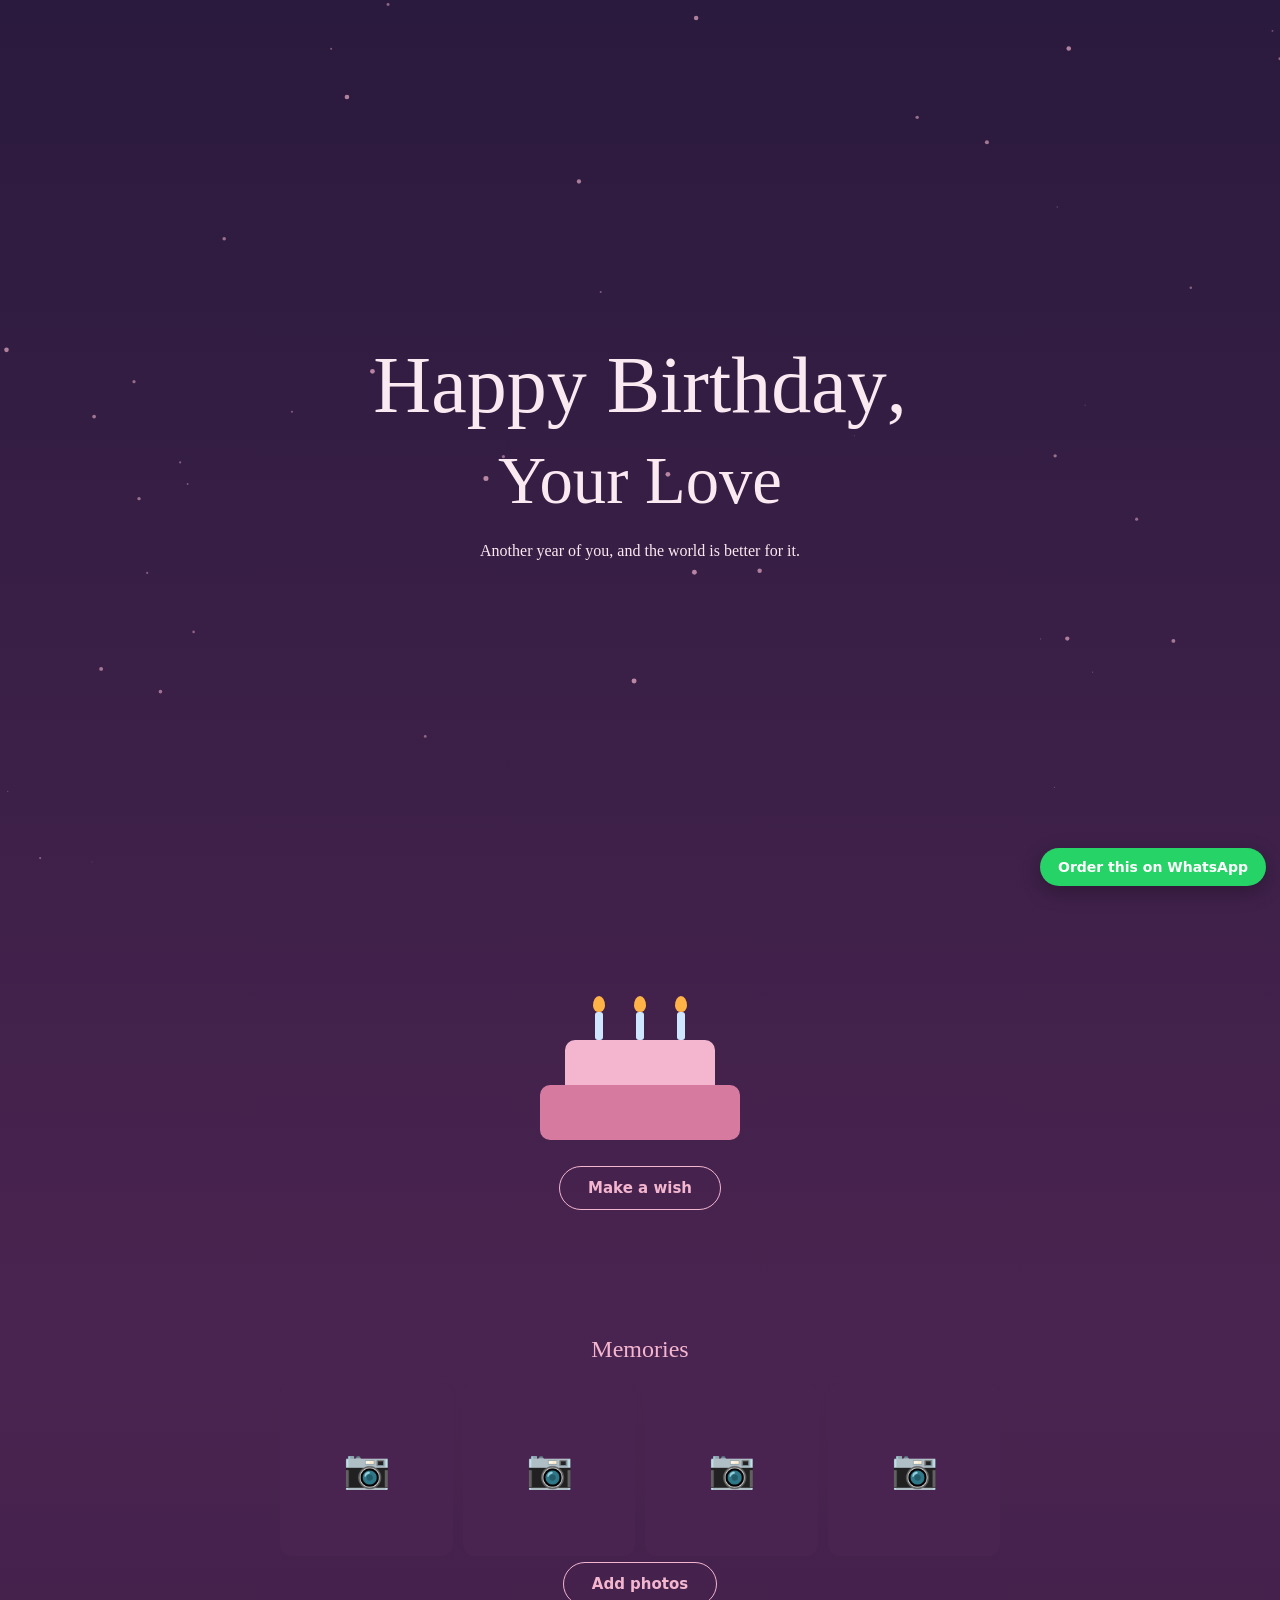
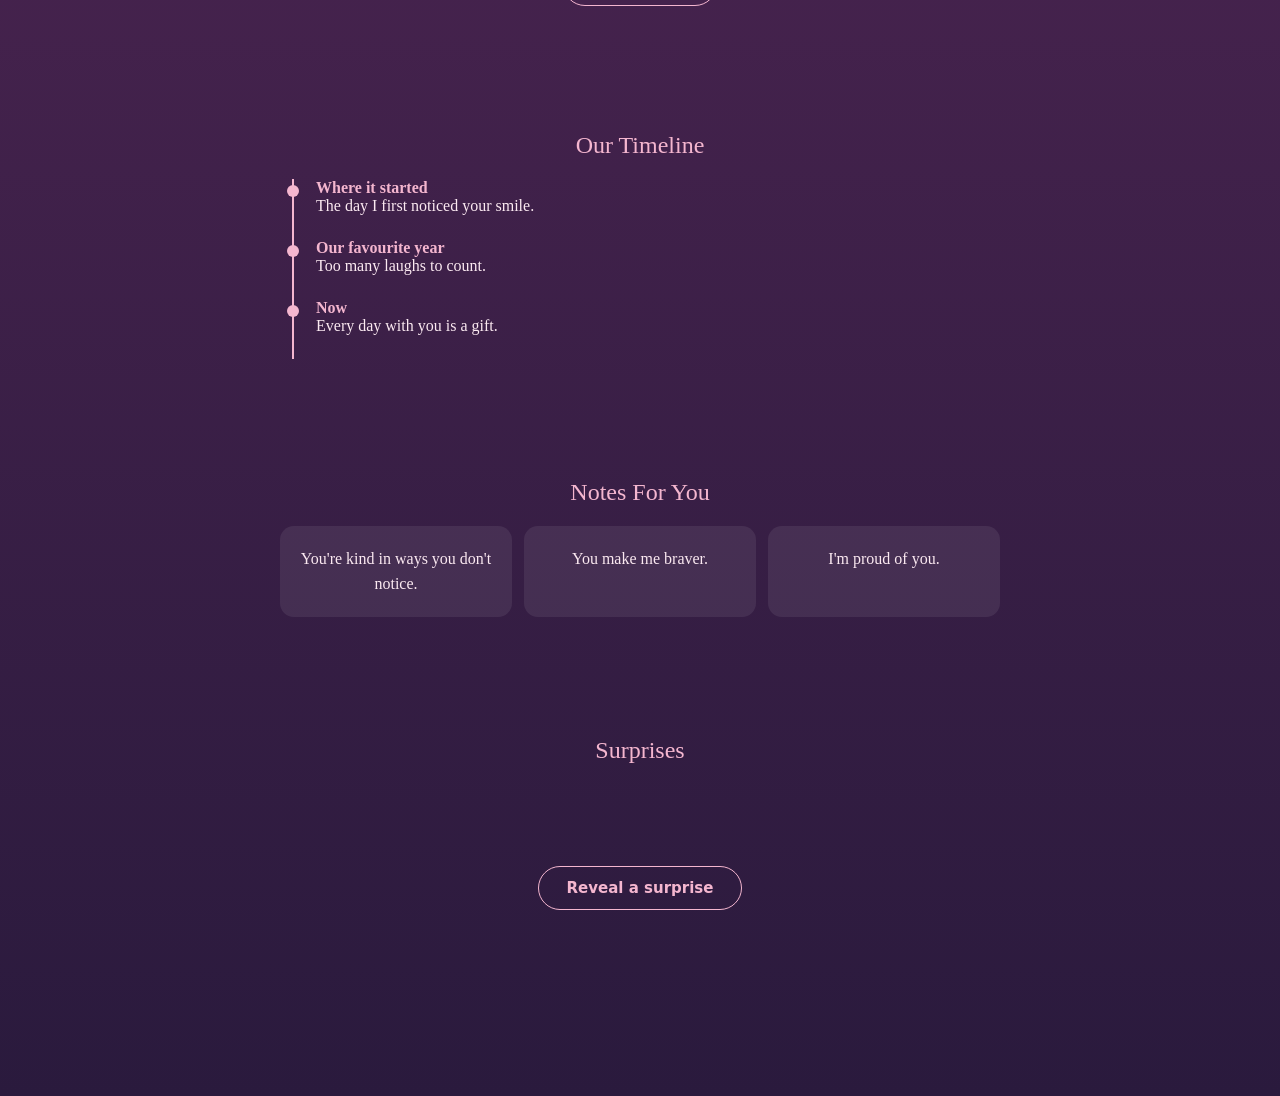
<file: birthday-premium.html>
<!DOCTYPE html><html lang="en"><head><meta charset="utf-8"><meta name="viewport" content="width=device-width,initial-scale=1"><title>Happy Birthday</title>
<script>/* EDIT HERE */const WA="917571062508";const CONFIG={demo:true,music:"",recipientName:"Your Love",senderName:"Someone Special",date:"",greeting:"Another year of you, and the world is better for it.",photos:[],timeline:[["Where it started","The day I first noticed your smile."],["Our favourite year","Too many laughs to count."],["Now","Every day with you is a gift."]],notes:["You're kind in ways you don't notice.","You make me braver.","I'm proud of you."],surprises:["I booked us a little weekend away.","There's a cake waiting for you.","And I love you more than words."],finale:"Happy Birthday. Thank you for being you."};</script>
<style>
*{box-sizing:border-box;margin:0}body{background:linear-gradient(#2a1a3d,#4a2450 50%,#2a1a3d);color:#fbe9f1;font-family:Georgia,serif;text-align:center}
#in{height:100vh;display:grid;place-items:center;padding:20px}h1{font-weight:400;font-size:clamp(2.2rem,10vw,5rem)}h1 span{display:inline-block;opacity:0;transform:translateY(30px);animation:r .8s forwards}@keyframes r{to{opacity:1;transform:none}}
section{max-width:760px;margin:auto;padding:60px 20px;opacity:0;transform:translateY(30px);transition:1s}.in{opacity:1;transform:none}h2{color:#f4b6cf;font-weight:400;margin-bottom:20px}
button,label{display:inline-block;font:600 15px system-ui;padding:12px 28px;border-radius:99px;border:1px solid #f4b6cf;background:none;color:#f4b6cf;cursor:pointer;margin:6px}
.g{display:grid;grid-template-columns:repeat(auto-fit,minmax(150px,1fr));gap:10px}.g img{width:100%;aspect-ratio:1;object-fit:cover;border-radius:12px}
.t{border-left:2px solid #f4b6cf;text-align:left;margin-left:12px}.t div{padding:0 0 24px 22px;position:relative}.t div:before{content:"";position:absolute;left:-7px;top:6px;width:12px;height:12px;border-radius:50%;background:#f4b6cf}.t b{color:#f4b6cf}
.n{display:grid;grid-template-columns:repeat(auto-fit,minmax(200px,1fr));gap:12px}.n div{background:#ffffff14;border-radius:14px;padding:20px;line-height:1.6}
.cake{position:relative;width:200px;height:130px;margin:50px auto 20px}.c1{position:absolute;bottom:0;width:200px;height:55px;background:#d77a9f;border-radius:10px}.c2{position:absolute;bottom:55px;left:25px;width:150px;height:45px;background:#f4b6cf;border-radius:10px 10px 0 0}
.k{position:absolute;bottom:100px;width:8px;height:28px;background:#cfe6ff;border-radius:3px}.k b{position:absolute;top:-16px;left:-2px;width:12px;height:16px;background:#ffb347;border-radius:50% 50% 50% 50%/60% 60% 40% 40%;animation:fl .4s infinite alternate}.out b{display:none}@keyframes fl{to{transform:scale(1.2,.9)}}
#sp{min-height:3em;font-size:1.3rem;margin:14px 0}
</style></head><body>
<div id="in"><div><p id="dt"></p><h1 id="h"></h1><p id="gr" style="margin-top:20px"></p></div></div>
<section><div class="cake"><i class="k" style="left:55px"><b></b></i><i class="k" style="left:96px"><b></b></i><i class="k" style="left:137px"><b></b></i><div class="c2"></div><div class="c1"></div></div><button id="bl">Make a wish</button></section>
<section><h2>Memories</h2><div class="g" id="g"></div><label>Add photos<input type="file" id="f" accept="image/*" multiple hidden></label></section>
<section><h2>Our Timeline</h2><div class="t" id="t"></div></section>
<section><h2>Notes For You</h2><div class="n" id="n"></div></section>
<section><h2>Surprises</h2><div id="sp"></div><button id="sb">Reveal a surprise</button></section>
<section><h1 id="fn" style="font-size:2rem"></h1></section>
<script>
const $=s=>document.querySelector(s),io=new IntersectionObserver(es=>es.forEach(x=>x.isIntersecting&&x.target.classList.add("in")));
function confetti(n=120){const c=document.createElement("canvas");c.style.cssText="position:fixed;inset:0;pointer-events:none;z-index:99";c.width=innerWidth;c.height=innerHeight;document.body.append(c);const x=c.getContext("2d"),P=[...Array(n)].map(()=>({x:Math.random()*c.width,y:-20-Math.random()*c.height/2,v:2+Math.random()*4,r:4+Math.random()*5,h:Math.random()*360,s:Math.random()*2-1}));(function f(){x.clearRect(0,0,c.width,c.height);let a=0;P.forEach(p=>{p.y+=p.v;p.x+=p.s;if(p.y<c.height){a=1;x.fillStyle="hsl("+p.h+",80%,65%)";x.fillRect(p.x,p.y,p.r,p.r*1.6)}});a?requestAnimationFrame(f):c.remove()})()}
document.title="Happy Birthday "+CONFIG.recipientName;$("#dt").textContent=CONFIG.date;$("#gr").textContent=CONFIG.greeting;
$("#h").innerHTML=[..."Happy Birthday,"].map((c,i)=>`<span style="animation-delay:${i*.07}s">${c==" "?"&nbsp;":c}</span>`).join("")+"<br><small></small>";$("#h small").textContent=CONFIG.recipientName;
CONFIG.timeline.forEach(([a,b])=>{const d=document.createElement("div");d.innerHTML="<b></b><p></p>";d.firstChild.textContent=a;d.lastChild.textContent=b;$("#t").append(d)});
CONFIG.notes.forEach(t=>{const d=document.createElement("div");d.textContent=t;$("#n").append(d)});
const PH="data:image/svg+xml,"+encodeURIComponent('<svg xmlns="http://www.w3.org/2000/svg" width="200" height="200"><rect width="200" height="200" fill="#4a2450"/><text x="100" y="115" font-size="44" text-anchor="middle">📷</text></svg>');
const add=s=>{const i=new Image();i.src=s;$("#g").append(i)};
(CONFIG.photos.length?CONFIG.photos:[PH,PH,PH,PH]).forEach(add);
$("#f").onchange=e=>{if(!e.target.files.length)return;$("#g").innerHTML="";[...e.target.files].forEach(f=>add(URL.createObjectURL(f)))};
$("#bl").onclick=()=>{document.querySelectorAll(".k").forEach(k=>k.classList.add("out"));confetti();$("#bl").textContent="Your wish is safe with the stars ✨"};
let n=0;$("#sb").onclick=()=>{if(n<CONFIG.surprises.length){$("#sp").textContent=CONFIG.surprises[n++];confetti(60)}if(n>=CONFIG.surprises.length){$("#sb").style.display="none";$("#fn").textContent=CONFIG.finale+" — "+CONFIG.senderName;confetti(200)}};
document.querySelectorAll("section").forEach(s=>io.observe(s));
</script><canvas id="du" style="position:fixed;inset:0;z-index:-1;pointer-events:none"></canvas><script>(()=>{const c=document.getElementById("du"),x=c.getContext("2d");let P=[];const R=()=>{c.width=innerWidth;c.height=innerHeight;P=[...Array(45)].map(()=>({x:Math.random()*c.width,y:Math.random()*c.height,r:Math.random()*2+.5,v:.15+Math.random()*.4}))};R();addEventListener("resize",R);(function f(){x.clearRect(0,0,c.width,c.height);x.fillStyle="#f4b6cf";P.forEach(p=>{p.y-=p.v;if(p.y<-5)p.y=c.height+5;x.globalAlpha=.2+p.r/5;x.beginPath();x.arc(p.x,p.y,p.r,0,7);x.fill()});requestAnimationFrame(f)})()})();</script>
<div id="pg" style="position:fixed;top:0;left:0;height:3px;width:0;background:#f4b6cf;z-index:45"></div><script>addEventListener("scroll",()=>{document.getElementById("pg").style.width=scrollY/Math.max(1,document.documentElement.scrollHeight-innerHeight)*100+"%"})</script>
<button id="mu" style="display:none;position:fixed;left:14px;bottom:14px;z-index:40;width:44px;height:44px;padding:0;margin:0;border-radius:50%;border:1px solid #f4b6cf;background:#0008;color:#f4b6cf;font-size:18px;cursor:pointer">🎵</button><script>(()=>{if(!CONFIG.music)return;const a=new Audio(CONFIG.music),b=document.getElementById("mu");a.loop=true;b.style.display="block";b.onclick=()=>a.paused?(a.play(),b.textContent="⏸"):(a.pause(),b.textContent="🎵")})();</script>
<a id="wa" target="_blank" rel="noopener" style="position:fixed;right:14px;bottom:14px;z-index:40;background:#25d366;color:#fff;font:600 14px system-ui;padding:11px 18px;border-radius:99px;text-decoration:none;box-shadow:0 6px 20px #0004">Order this on WhatsApp</a>
<script>/* demo button: set demo:false in CONFIG for the copy you deliver */(()=>{const a=document.getElementById("wa");if(!CONFIG.demo)return a.remove();a.href="https://wa.me/"+WA+"?text="+encodeURIComponent("Hi! I'd like the Birthday Premium website (₹299).")})();</script>
</body></html>
</file>
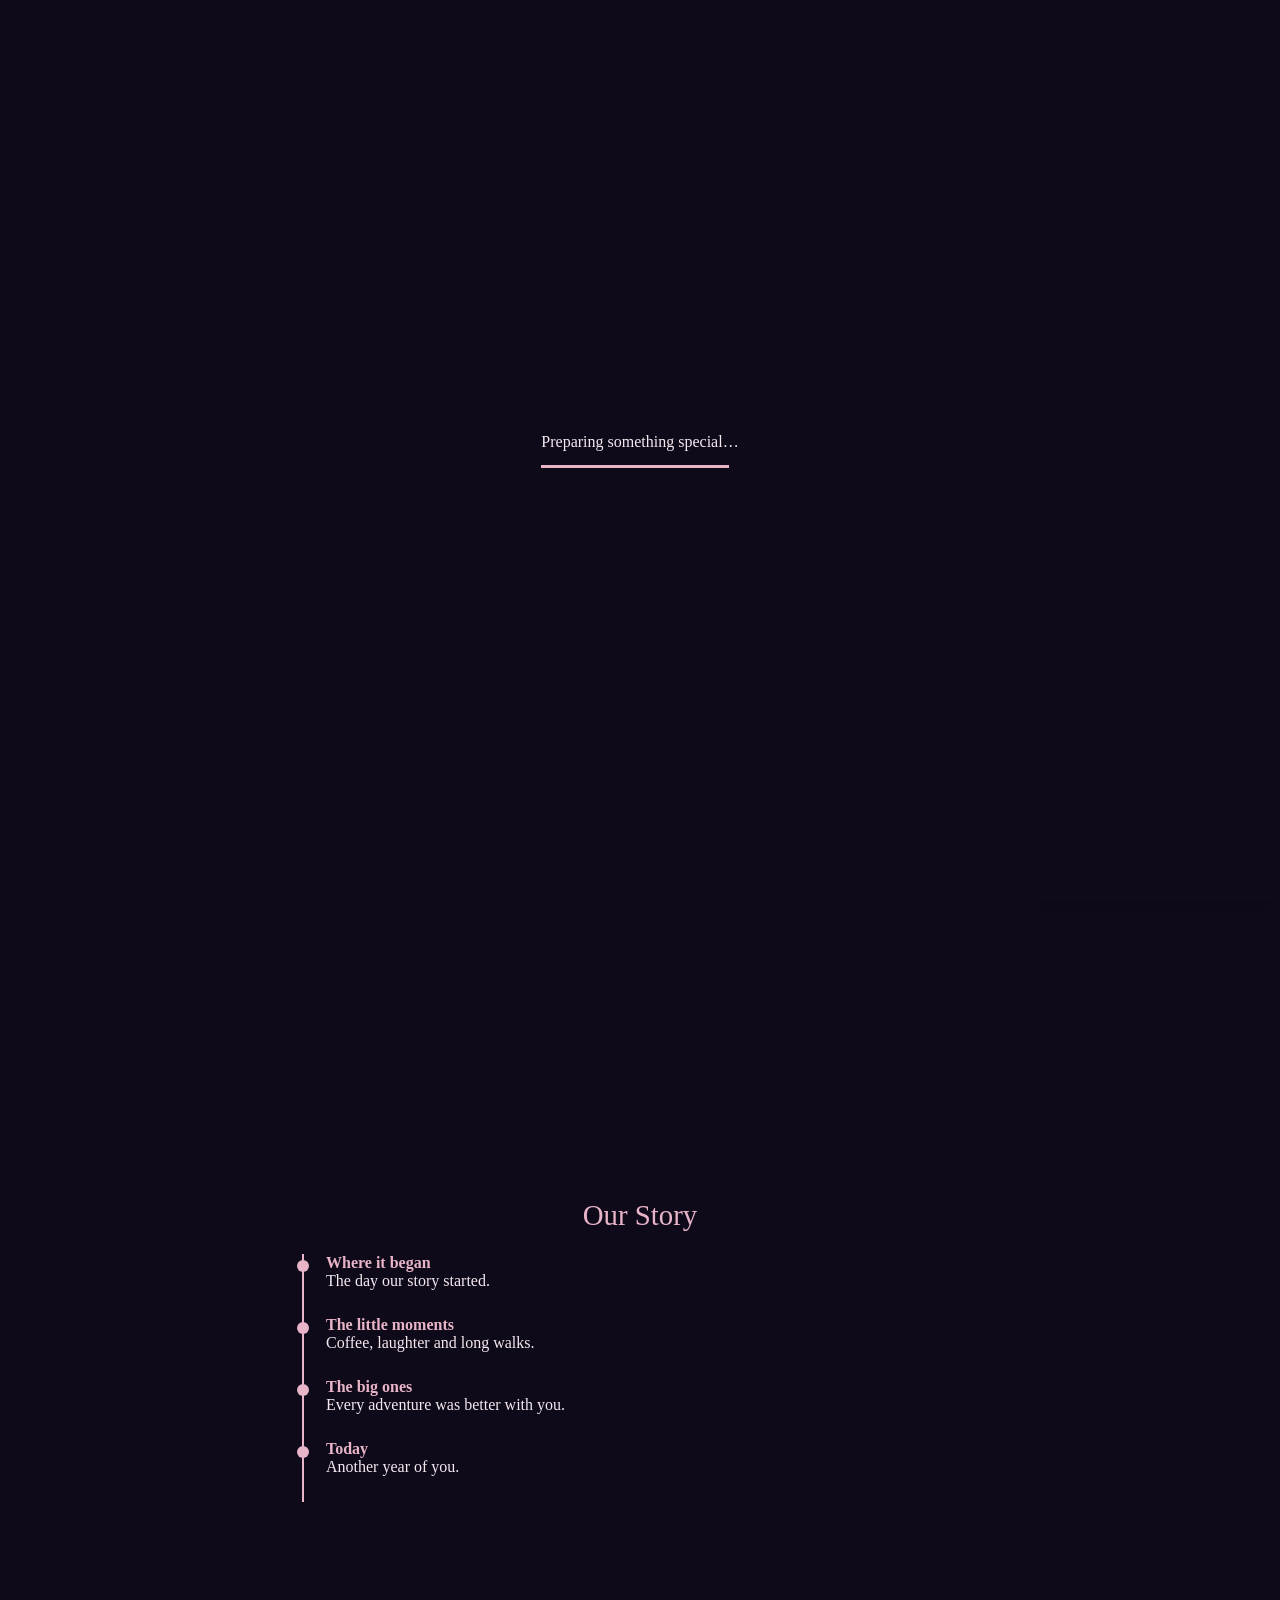
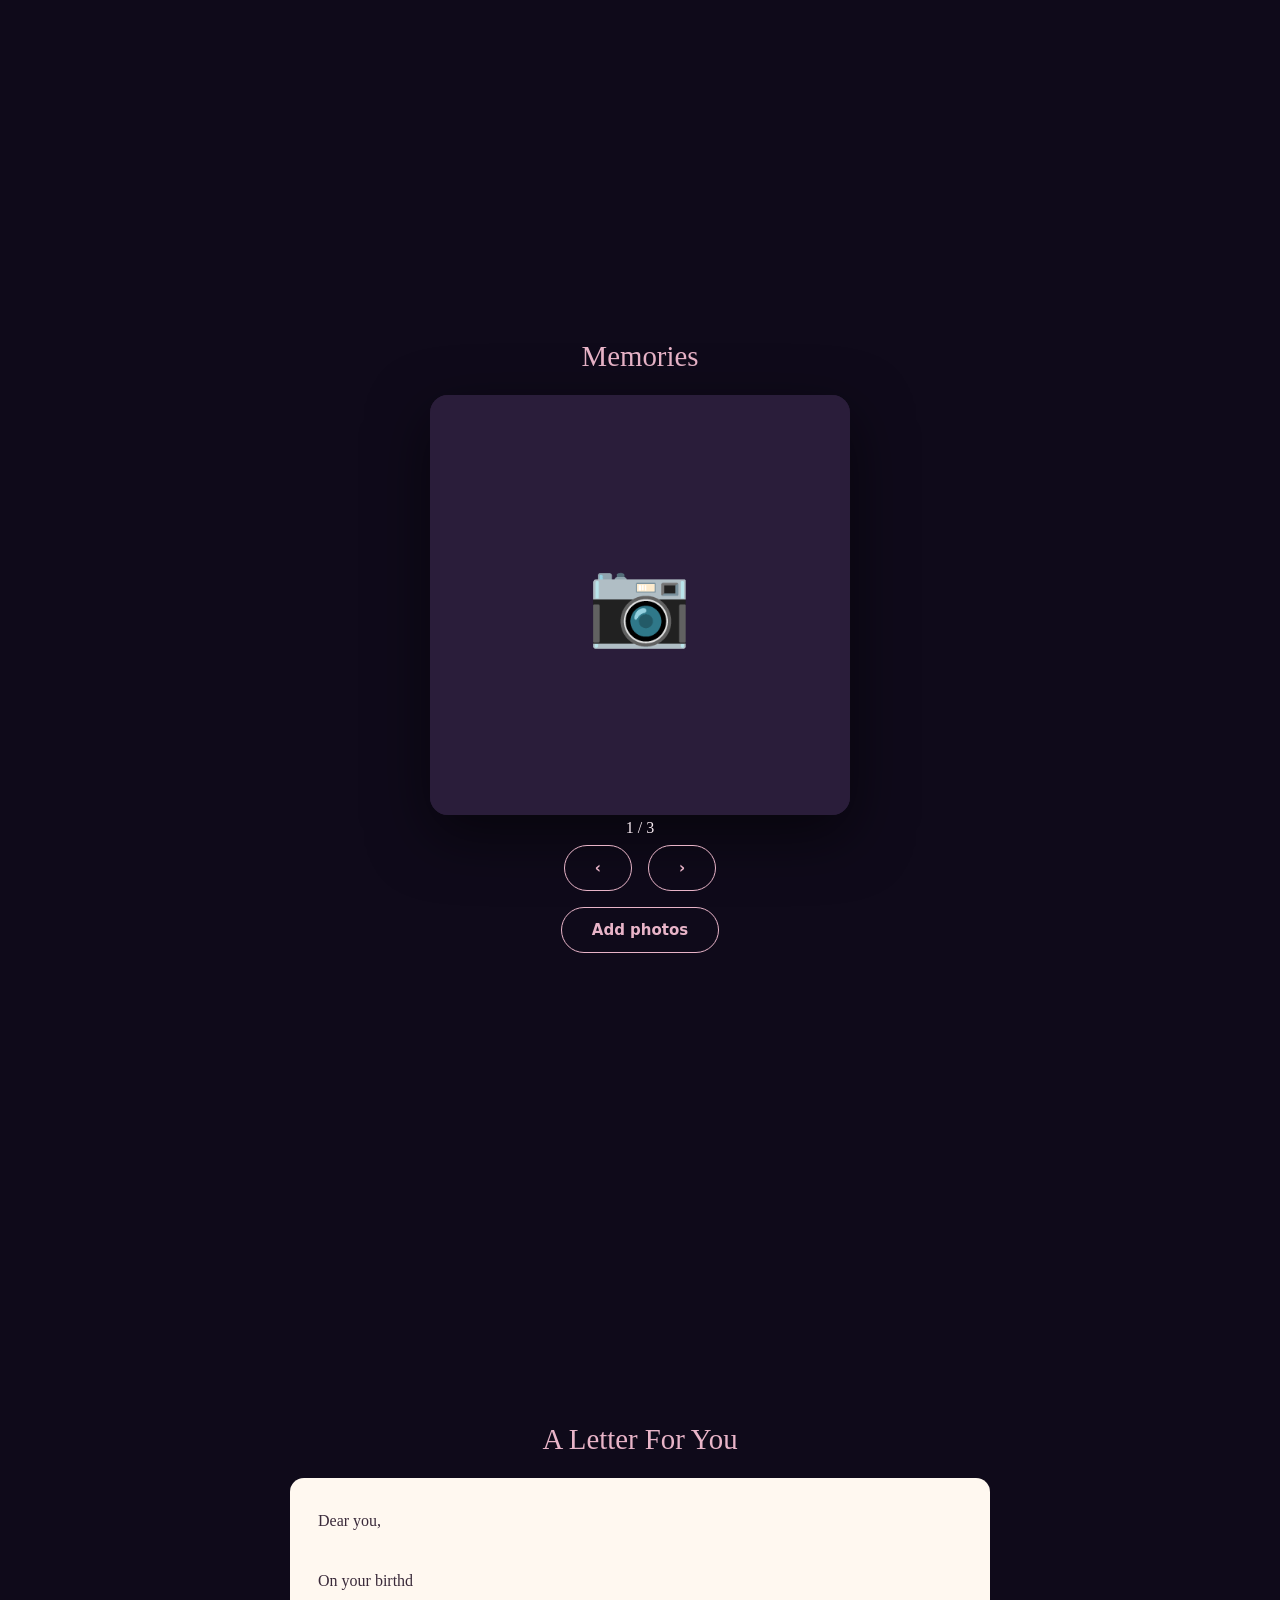
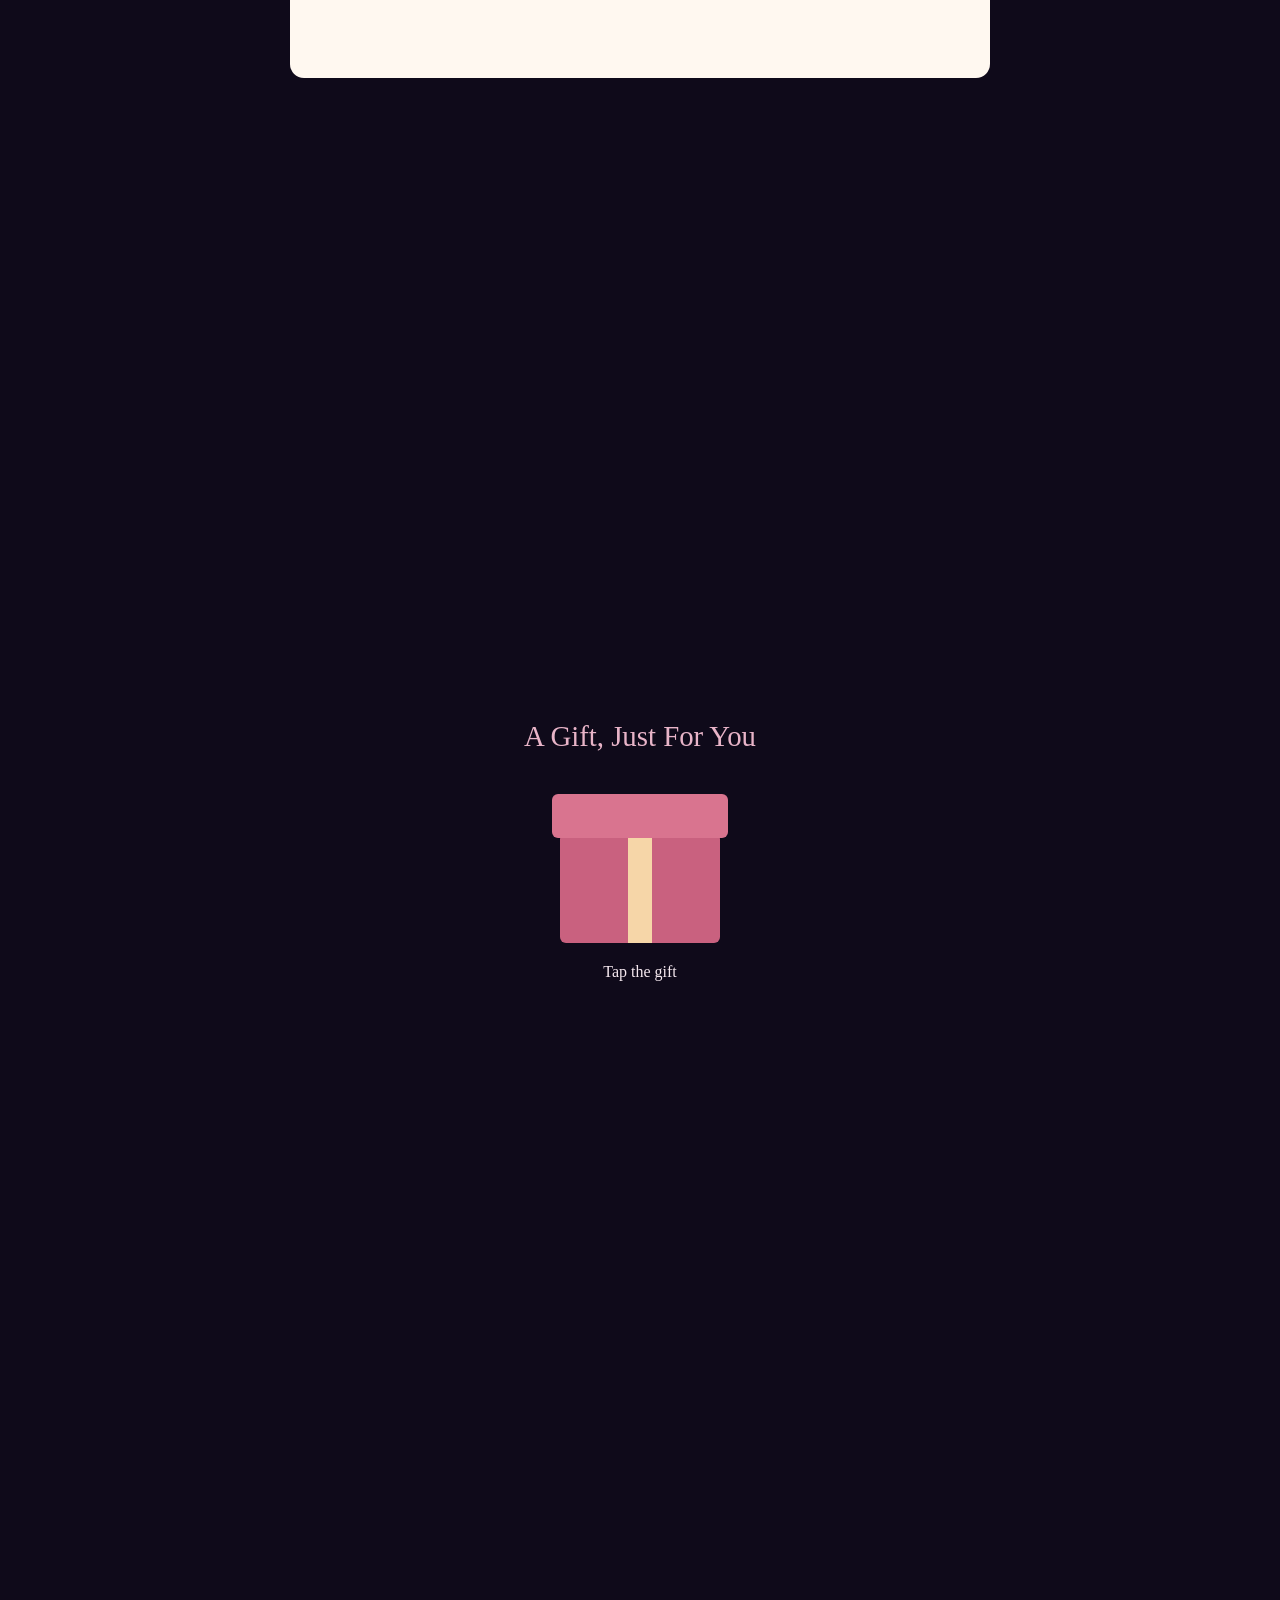
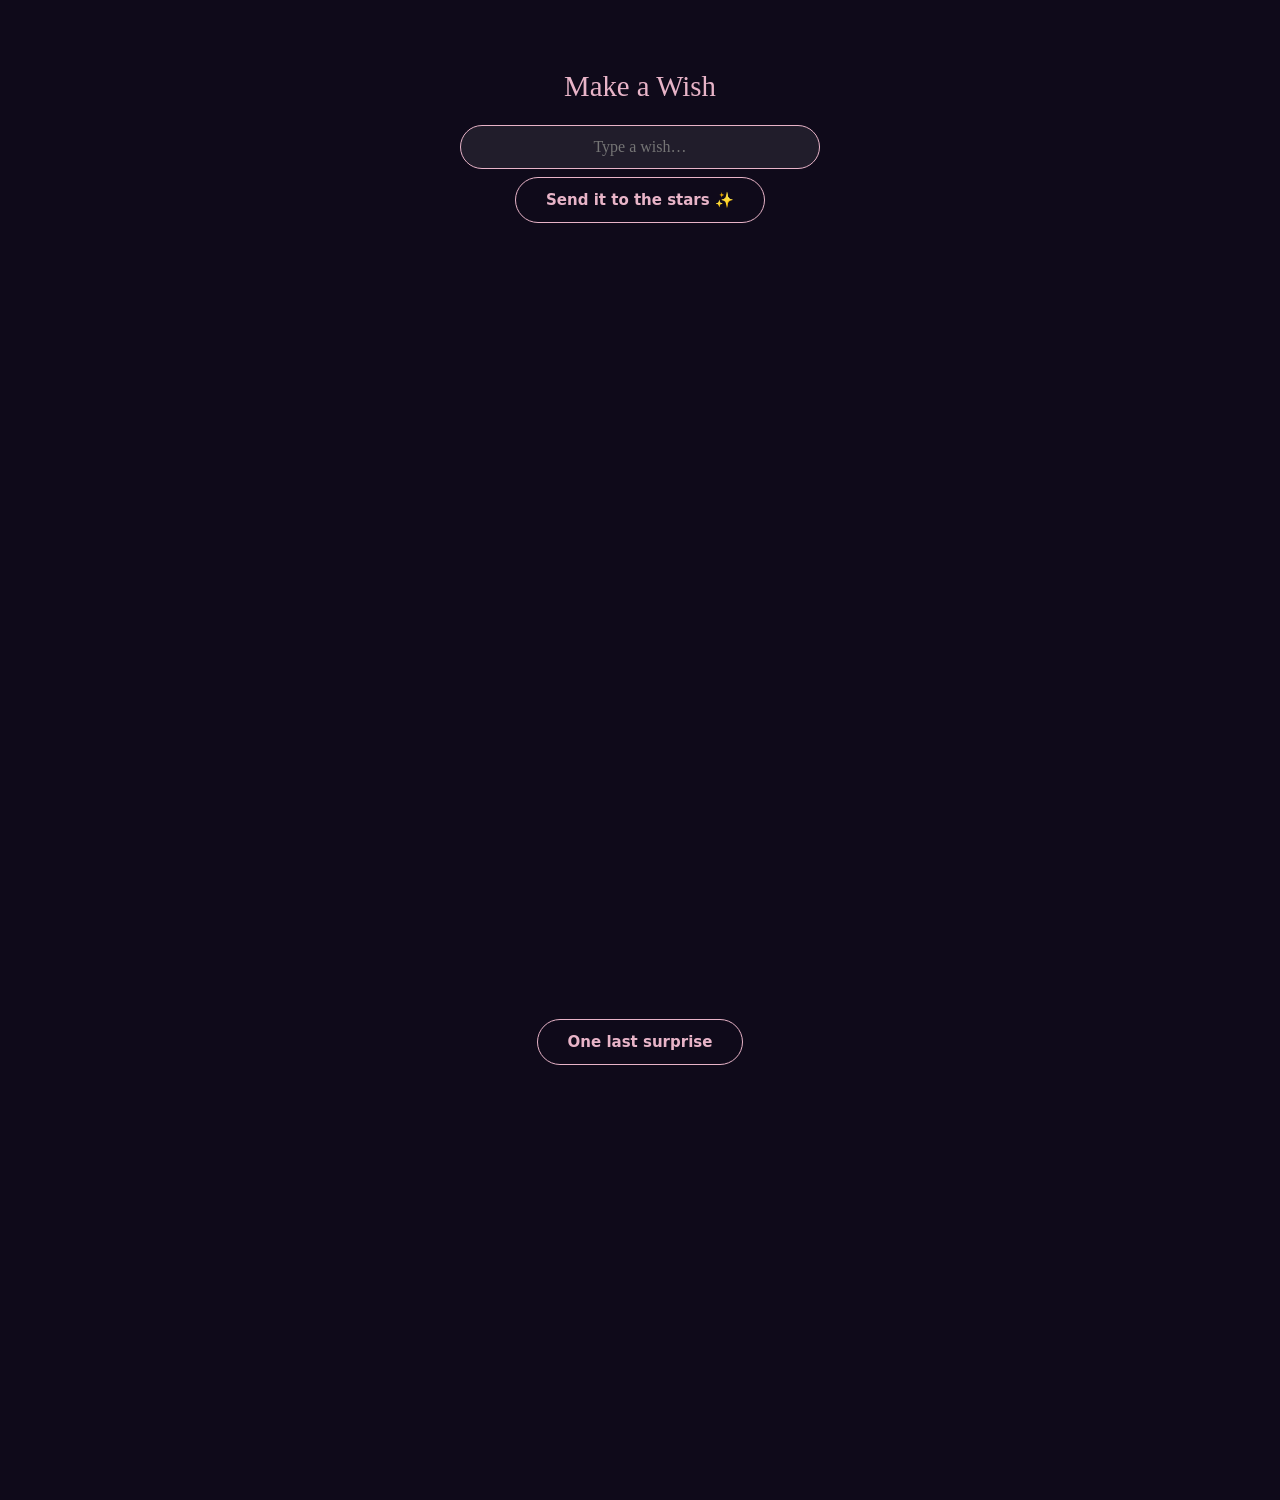
<file: birthday-ultimate.html>
<!DOCTYPE html><html lang="en"><head><meta charset="utf-8"><meta name="viewport" content="width=device-width,initial-scale=1"><title>Happy Birthday</title>
<script>/* EDIT HERE — everything personal lives in CONFIG */const WA="917571062508";const CONFIG={demo:true,music:"",age:"",recipientName:"Your Love",senderName:"Someone Special",date:"",tagline:"Something special has been waiting for you.",photos:[],timeline:[["Where it began","The day our story started."],["The little moments","Coffee, laughter and long walks."],["The big ones","Every adventure was better with you."],["Today","Another year of you."]],letter:"Dear you,\n\nOn your birthday I want you to know how much you matter to me. You make every ordinary day feel like something worth remembering.",finale:"Happy Birthday",closing:"You are loved, today and always."};</script>
<style>
*{box-sizing:border-box;margin:0}html{scroll-behavior:smooth}body{background:#0f0a1a;color:#f6e9f0;font-family:Georgia,serif;text-align:center;overflow-x:hidden}
#ld{position:fixed;inset:0;background:#0f0a1a;z-index:50;display:grid;place-items:center;transition:opacity 1s}#ld i{display:block;height:3px;width:0;background:#e8b4c8;margin-top:14px}
#st{position:fixed;inset:0;z-index:0}main{position:relative;z-index:1}
section{min-height:100vh;display:grid;place-items:center;padding:60px 20px;opacity:0;transform:translateY(40px);transition:1.1s}section.in,#hero{opacity:1;transform:none}.w{max-width:700px;width:100%}
h1{font-weight:400;font-size:clamp(2.4rem,11vw,6rem);line-height:1.05}h1 span{display:inline-block;opacity:0;transform:translateY(40px);animation:r 1s forwards}@keyframes r{to{opacity:1;transform:none}}
h2{font-weight:400;color:#e8b4c8;margin-bottom:22px;font-size:1.8rem}.gold{background:linear-gradient(90deg,#e8b4c8,#fff,#e8b4c8);-webkit-background-clip:text;background-clip:text;color:transparent}
button,label,.bt{display:inline-block;font:600 15px system-ui;padding:13px 30px;border-radius:99px;border:1px solid #e8b4c8;background:none;color:#e8b4c8;cursor:pointer;margin:8px}
.t{border-left:2px solid #e8b4c8;text-align:left;margin-left:12px}.t div{padding:0 0 26px 22px;position:relative}.t div:before{content:"";position:absolute;left:-7px;top:6px;width:12px;height:12px;border-radius:50%;background:#e8b4c8}.t b{color:#e8b4c8}
#gi{width:100%;max-width:420px;aspect-ratio:1;object-fit:cover;border-radius:18px;box-shadow:0 20px 60px #0008;background:#2a1d3a}
.ltr{background:#fff8f0;color:#3a2a3a;border-radius:14px;padding:28px;text-align:left;line-height:1.9;min-height:200px;white-space:pre-wrap}
.box{position:relative;width:160px;height:150px;margin:40px auto 20px;cursor:pointer}.bx{position:absolute;bottom:0;width:160px;height:110px;background:#c9617f;border-radius:6px}.bx:after{content:"";position:absolute;left:68px;top:0;bottom:0;width:24px;background:#f6d6a8}
.lid{position:absolute;bottom:105px;left:-8px;width:176px;height:44px;background:#d9748f;border-radius:6px;transition:1s;transform-origin:left bottom;z-index:2}.open .lid{transform:translateY(-70px) rotate(-35deg);opacity:.4}.open .bx{box-shadow:0 -20px 60px #f6d6a8}
.cake{position:relative;width:200px;height:130px;margin:60px auto 20px}.c1{position:absolute;bottom:0;width:200px;height:55px;background:#d77a9f;border-radius:10px}.c2{position:absolute;bottom:55px;left:25px;width:150px;height:45px;background:#f4b6cf;border-radius:10px 10px 0 0}
.k{position:absolute;bottom:100px;width:8px;height:28px;background:#cfe6ff;border-radius:3px}.k b{position:absolute;top:-16px;left:-2px;width:12px;height:16px;background:#ffb347;border-radius:50% 50% 50% 50%/60% 60% 40% 40%;animation:fl .4s infinite alternate}.out b{display:none}@keyframes fl{to{transform:scale(1.2,.9)}}
@media(prefers-reduced-motion:reduce){h1 span{animation:none;opacity:1;transform:none}section{transition:none}}
#wi{width:100%;max-width:360px;padding:12px 18px;border-radius:99px;border:1px solid #e8b4c8;background:#ffffff14;color:#fff;font:16px Georgia,serif;text-align:center}</style></head><body>
<div id="ld"><div><p>Preparing something special…</p><i></i></div></div>
<canvas id="st"></canvas>
<main>
<section id="hero"><div><h1 id="h"></h1><p id="tg" style="margin:20px 0"></p><a class="bt" href="#s1">Begin the journey</a></div></section>
<section id="s1"><div class="w"><h2>Our Story</h2><div class="t" id="tl"></div></div></section>
<section><div class="w"><h2>Memories</h2><img id="gi" alt=""><p id="gc"></p><button id="pv">‹</button><button id="nx">›</button><br><label>Add photos<input type="file" id="up" accept="image/*" multiple hidden></label></div></section>
<section id="lt"><div class="w"><h2>A Letter For You</h2><div class="ltr" id="ltr"></div></div></section>
<section><div class="w"><h2>A Gift, Just For You</h2><div class="box" id="box"><div class="lid"></div><div class="bx"></div></div><p id="hint">Tap the gift</p><div id="cw" hidden><div class="cake"><i class="k" style="left:55px"><b></b></i><i class="k" style="left:96px"><b></b></i><i class="k" style="left:137px"><b></b></i><div class="c2"></div><div class="c1"></div></div><button id="bl">Blow the candles</button></div></div></section>
<section><div class="w"><h2>Make a Wish</h2><input id="wi" placeholder="Type a wish…" maxlength="80"><br><button id="ws">Send it to the stars ✨</button></div></section>
<section><div class="w"><button id="fn">One last surprise</button><h1 id="fin" class="gold"></h1><p id="fm" style="margin-top:16px;font-size:1.2rem"></p></div></section>
</main>
<script>
const $=s=>document.querySelector(s),$$=s=>document.querySelectorAll(s),nm=CONFIG.recipientName;
document.title="Happy Birthday "+nm;
function confetti(n=120){const c=document.createElement("canvas");c.style.cssText="position:fixed;inset:0;pointer-events:none;z-index:99";c.width=innerWidth;c.height=innerHeight;document.body.append(c);const x=c.getContext("2d"),P=[...Array(n)].map(()=>({x:Math.random()*c.width,y:-20-Math.random()*c.height/2,v:2+Math.random()*4,r:4+Math.random()*5,h:Math.random()*360,s:Math.random()*2-1}));(function f(){x.clearRect(0,0,c.width,c.height);let a=0;P.forEach(p=>{p.y+=p.v;p.x+=p.s;if(p.y<c.height){a=1;x.fillStyle="hsl("+p.h+",80%,65%)";x.fillRect(p.x,p.y,p.r,p.r*1.6)}});a?requestAnimationFrame(f):c.remove()})()}
const cv=$("#st"),cx=cv.getContext("2d");let S=[];
function rs(){cv.width=innerWidth;cv.height=innerHeight;S=[...Array(90)].map(()=>({x:Math.random()*cv.width,y:Math.random()*cv.height,r:Math.random()*1.6+.3,t:Math.random()*6}))}
rs();onresize=rs;(function a(){cx.clearRect(0,0,cv.width,cv.height);S.forEach(s=>{s.t+=.03;cx.globalAlpha=.4+.6*Math.abs(Math.sin(s.t));cx.fillStyle="#fff";cx.beginPath();cx.arc(s.x,s.y,s.r,0,7);cx.fill()});requestAnimationFrame(a)})();
$("#h").innerHTML="";let p=0;
const ld=setInterval(()=>{p=Math.min(100,p+2+Math.random()*4);$("#ld i").style.width=p+"%";if(p>=100){clearInterval(ld);setTimeout(()=>{$("#ld").style.opacity=0;setTimeout(()=>$("#ld").remove(),1000);intro()},300)}},90);
function intro(){$("#h").innerHTML=[..."Happy Birthday"].map((c,i)=>`<span style="animation-delay:${i*.08}s">${c==" "?"&nbsp;":c}</span>`).join("")+`<br><span class="gold" style="animation-delay:1.4s"></span>`;$("#h .gold").textContent=nm;const t=CONFIG.tagline+(CONFIG.date?" · "+CONFIG.date:"");$("#tg").textContent=t;if(+CONFIG.age){let a=0;const T=setInterval(()=>{$("#tg").textContent="Turning "+(++a);if(a>=+CONFIG.age){clearInterval(T);$("#tg").textContent="Turning "+a+" · "+t}},110)}}
CONFIG.timeline.forEach(([a,b])=>{const d=document.createElement("div");d.innerHTML="<b></b><p></p>";d.firstChild.textContent=a;d.lastChild.textContent=b;$("#tl").append(d)});
const PH="data:image/svg+xml,"+encodeURIComponent('<svg xmlns="http://www.w3.org/2000/svg" width="400" height="400"><rect width="400" height="400" fill="#2a1d3a"/><text x="200" y="225" font-size="80" text-anchor="middle">📷</text></svg>');
let ph=CONFIG.photos.length?CONFIG.photos:[PH,PH,PH],gi=0;
const sh=()=>{$("#gi").src=ph[gi];$("#gc").textContent=(gi+1)+" / "+ph.length};
$("#pv").onclick=()=>{gi=(gi+ph.length-1)%ph.length;sh()};$("#nx").onclick=()=>{gi=(gi+1)%ph.length;sh()};setInterval(()=>$("#nx").click(),5000);
$("#up").onchange=e=>{if(!e.target.files.length)return;ph=[...e.target.files].map(f=>URL.createObjectURL(f));gi=0;sh()};sh();
let ty=0;const io=new IntersectionObserver(es=>es.forEach(x=>{if(!x.isIntersecting)return;x.target.classList.add("in");if(x.target.id=="lt"&&!ty){ty=1;let i=0;const L=CONFIG.letter+"\n\n— "+CONFIG.senderName,T=setInterval(()=>{$("#ltr").textContent=L.slice(0,++i);if(i>=L.length)clearInterval(T)},35)}}));
$$("section").forEach(s=>io.observe(s));
$("#box").onclick=()=>{$("#box").classList.add("open");$("#hint").style.display="none";setTimeout(()=>{$("#cw").hidden=false;confetti(80)},900)};
$("#bl").onclick=()=>{$$(".k").forEach(k=>k.classList.add("out"));confetti(160)};
$("#fn").onclick=()=>{let c=3;const b=$("#fn");b.disabled=true;const T=setInterval(()=>{b.textContent=c>0?c:"🎉";if(c--<0){clearInterval(T);b.style.display="none";$("#fin").textContent=CONFIG.finale+", "+nm;$("#fm").textContent=CONFIG.closing+" — "+CONFIG.senderName;confetti(160);fire();setTimeout(()=>confetti(160),2500)}},800)};
</script><div id="lb" onclick="this.style.display='none'" style="position:fixed;inset:0;background:#000d;display:none;place-items:center;z-index:70"><img alt="" style="max-width:92%;max-height:92%;border-radius:12px"></div>
<script>
$("#gi").style.cursor="zoom-in";$("#gi").onclick=()=>{$("#lb img").src=$("#gi").src;$("#lb").style.display="grid"};
$("#ws").onclick=()=>{const v=$("#wi").value.trim();if(!v)return;const s=document.createElement("div");s.textContent="✨ "+v;s.style.cssText="position:fixed;left:50%;bottom:25vh;transform:translateX(-50%);color:#fff;z-index:60;font-size:20px;text-align:center;max-width:86vw;transition:6s ease-out;opacity:1";document.body.append(s);setTimeout(()=>{s.style.bottom="95vh";s.style.opacity=0},50);setTimeout(()=>s.remove(),6200);$("#wi").value="";confetti(40)};
function fire(){const c=document.createElement("canvas");c.style.cssText="position:fixed;inset:0;pointer-events:none;z-index:98";c.width=innerWidth;c.height=innerHeight;document.body.append(c);const x=c.getContext("2d"),end=Date.now()+4500;let P=[];const B=()=>{const X=c.width*(.15+Math.random()*.7),Y=c.height*(.15+Math.random()*.4),h=Math.random()*360;for(let i=0;i<60;i++){const a=Math.random()*6.28,s=1+Math.random()*4;P.push({x:X,y:Y,vx:Math.cos(a)*s,vy:Math.sin(a)*s,l:1,h})}};B();const T=setInterval(B,650);setTimeout(()=>clearInterval(T),4000);(function f(){x.clearRect(0,0,c.width,c.height);P=P.filter(p=>p.l>0);P.forEach(p=>{p.x+=p.vx;p.y+=p.vy;p.vy+=.04;p.vx*=.99;p.l-=.012;x.globalAlpha=p.l;x.fillStyle="hsl("+p.h+",90%,65%)";x.beginPath();x.arc(p.x,p.y,2.2,0,7);x.fill()});P.length||Date.now()<end?requestAnimationFrame(f):c.remove()})()}
</script>
<div id="pg" style="position:fixed;top:0;left:0;height:3px;width:0;background:#e8b4c8;z-index:45"></div><script>addEventListener("scroll",()=>{document.getElementById("pg").style.width=scrollY/Math.max(1,document.documentElement.scrollHeight-innerHeight)*100+"%"})</script>
<button id="mu" style="display:none;position:fixed;left:14px;bottom:14px;z-index:40;width:44px;height:44px;padding:0;margin:0;border-radius:50%;border:1px solid #e8b4c8;background:#0008;color:#e8b4c8;font-size:18px;cursor:pointer">🎵</button><script>(()=>{if(!CONFIG.music)return;const a=new Audio(CONFIG.music),b=document.getElementById("mu");a.loop=true;b.style.display="block";b.onclick=()=>a.paused?(a.play(),b.textContent="⏸"):(a.pause(),b.textContent="🎵")})();</script>
<a id="wa" target="_blank" rel="noopener" style="position:fixed;right:14px;bottom:14px;z-index:40;background:#25d366;color:#fff;font:600 14px system-ui;padding:11px 18px;border-radius:99px;text-decoration:none;box-shadow:0 6px 20px #0004">Order this on WhatsApp</a>
<script>/* demo button: set demo:false in CONFIG for the copy you deliver */(()=>{const a=document.getElementById("wa");if(!CONFIG.demo)return a.remove();a.href="https://wa.me/"+WA+"?text="+encodeURIComponent("Hi! I'd like the Birthday Ultimate website (₹499).")})();</script>
</body></html>
</file>
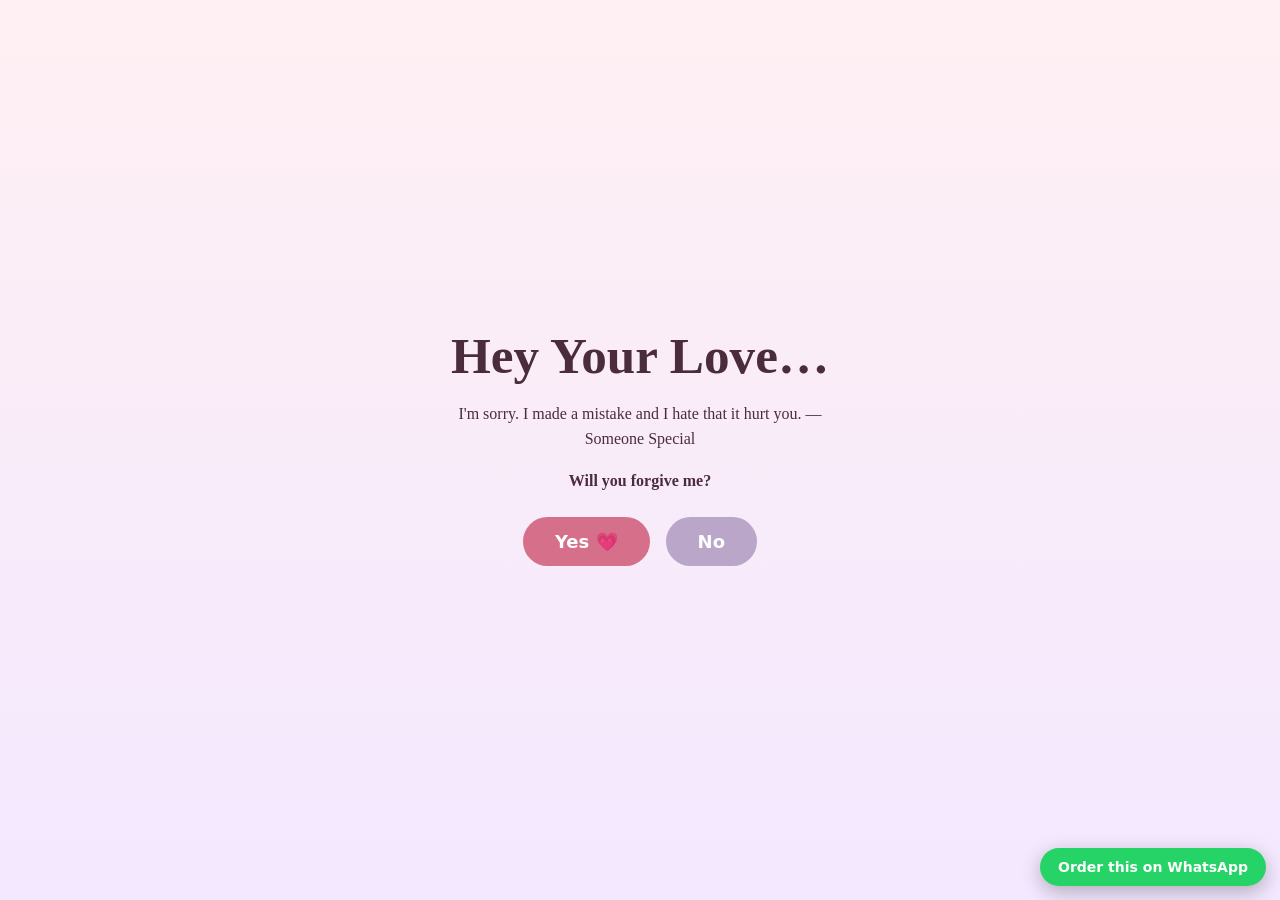
<file: sorry-basic.html>
<!DOCTYPE html><html lang="en"><head><meta charset="utf-8"><meta name="viewport" content="width=device-width,initial-scale=1"><title>I'm Sorry</title>
<script>/* EDIT HERE */const WA="917571062508";const CONFIG={demo:true,recipientName:"Your Love",senderName:"Someone Special",message:"I'm sorry. I made a mistake and I hate that it hurt you.",closing:"You just made my whole day. I promise to do better.",emoji:"🌸"};</script>
<style>
*{box-sizing:border-box;margin:0}body{min-height:100vh;display:grid;place-items:center;text-align:center;font-family:Georgia,serif;background:linear-gradient(#fff0f3,#f3e8ff);color:#4a2c3d;overflow:hidden;padding:20px}
h1{font-size:clamp(2rem,8vw,3.2rem)}p{margin:16px auto;max-width:420px;line-height:1.6}
button{font:600 18px system-ui;padding:14px 32px;border:0;border-radius:99px;margin:8px;cursor:pointer;background:#d6708a;color:#fff;transition:.2s}
#no{background:#b9a6c9;position:relative}.f{position:fixed;bottom:-40px;opacity:.55;animation:up linear forwards}@keyframes up{to{transform:translateY(-115vh) rotate(40deg)}}.s{display:none}
</style></head><body><main><div id="a"><h1>Hey <span id="r"></span>…</h1><p id="m"></p><p><b>Will you forgive me?</b></p><button id="yes">Yes 💗</button><button id="no">No</button></div><div id="b" class="s"><h1>Thank you 🥹</h1><p id="c"></p></div></main>
<script>
const $=s=>document.querySelector(s);
$("#r").textContent=CONFIG.recipientName;$("#m").textContent=CONFIG.message+" — "+CONFIG.senderName;$("#c").textContent=CONFIG.closing+" — "+CONFIG.senderName;
function fl(n){for(let i=0;i<n;i++){const e=document.createElement("span");e.className="f";e.textContent=CONFIG.emoji;e.style.cssText="left:"+Math.random()*100+"vw;animation-duration:"+(6+Math.random()*6)+"s;animation-delay:"+Math.random()*4+"s;font-size:"+(18+Math.random()*18)+"px";document.body.append(e)}}
fl(10);let n=0;const no=$("#no"),yes=$("#yes");
const T=["Are you sure?","Really?","Please 🥺","Think again…","Pretty please?"],mv=()=>{no.style.left=(Math.random()*160-80)+"px";no.style.top=(Math.random()*90-45)+"px"};
no.onmouseover=mv;no.onclick=()=>{n++;no.textContent=T[n%T.length];yes.style.transform="scale("+Math.min(1+n*.12,2.2)+")";mv()};
yes.onclick=()=>{$("#a").classList.add("s");$("#b").classList.remove("s");fl(30)};
</script><a id="wa" target="_blank" rel="noopener" style="position:fixed;right:14px;bottom:14px;z-index:40;background:#25d366;color:#fff;font:600 14px system-ui;padding:11px 18px;border-radius:99px;text-decoration:none;box-shadow:0 6px 20px #0004">Order this on WhatsApp</a>
<script>/* demo button: set demo:false in CONFIG for the copy you deliver */(()=>{const a=document.getElementById("wa");if(!CONFIG.demo)return a.remove();a.href="https://wa.me/"+WA+"?text="+encodeURIComponent("Hi! I'd like the Simple Sorry website (₹49).")})();</script>
</body></html>
</file>
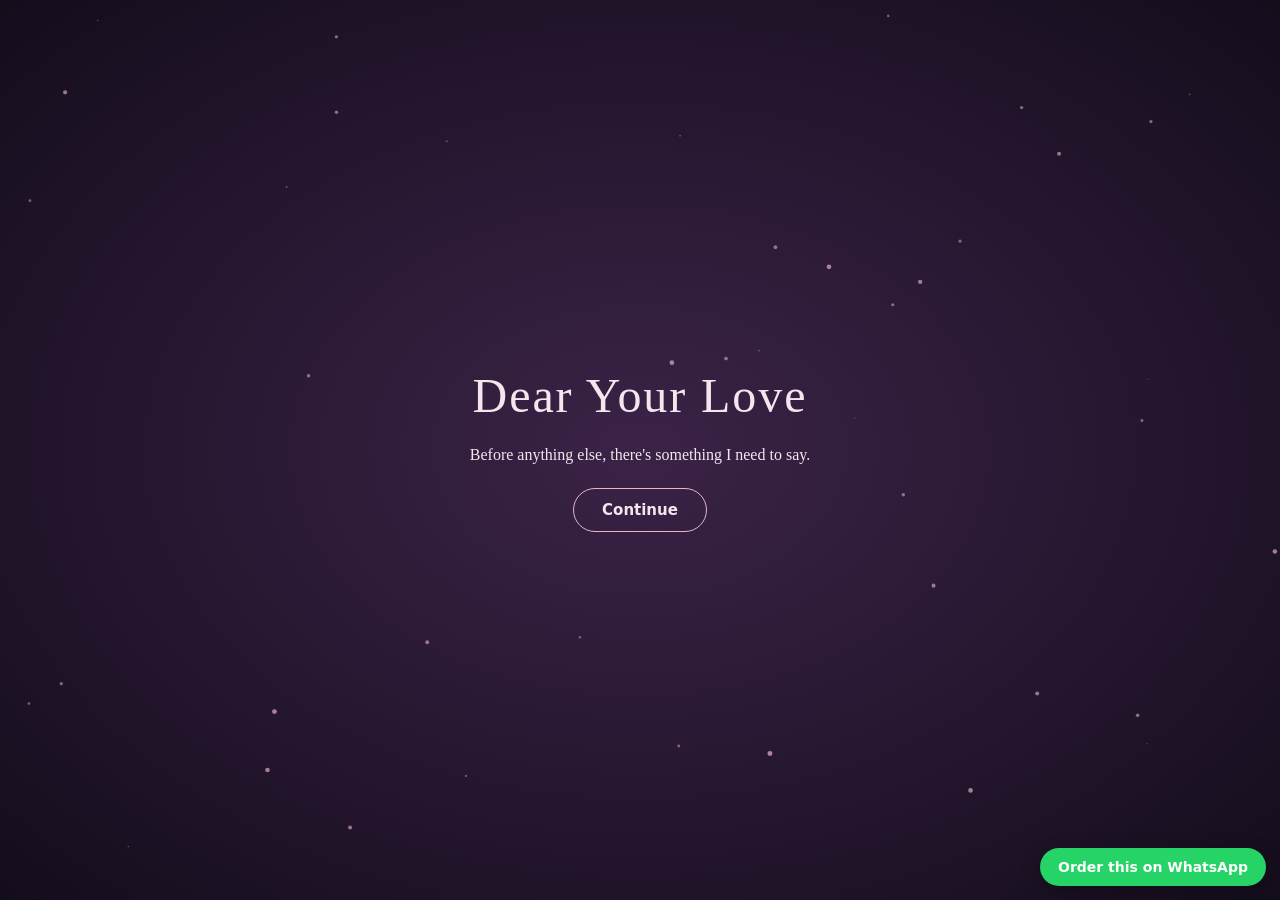
<file: sorry-premium.html>
<!DOCTYPE html><html lang="en"><head><meta charset="utf-8"><meta name="viewport" content="width=device-width,initial-scale=1"><title>A Letter For You</title>
<script>/* EDIT HERE */const WA="917571062508";const CONFIG={demo:true,promises:["I'll listen before I speak.","I'll show up, even when it's hard.","I'll never take you for granted."],recipientName:"Your Love",senderName:"Someone Special",paragraphs:["I'm sorry. Not the quick kind, the real kind.","I know my words hurt you, and I've thought about it every day since.","You mean more to me than being right ever could."],closing:"Thank you for giving me another chance.",finale:"I'll spend every day deserving it."};</script>
<style>
*{box-sizing:border-box;margin:0}body{min-height:100vh;background:radial-gradient(#3b2347,#140d1c);color:#f5e6ee;font-family:Georgia,serif;display:grid;place-items:center;text-align:center;padding:20px}
.sc{display:none;max-width:460px;width:100%;animation:in 1.4s}.on{display:block}@keyframes in{from{opacity:0;transform:translateY(20px)}}
h1{font-weight:400;font-size:clamp(1.8rem,7vw,3rem);letter-spacing:.04em}p{line-height:1.8;margin:18px 0}
button{font:600 15px system-ui;padding:12px 28px;border-radius:99px;border:1px solid #e8b4c8;background:none;color:#f5e6ee;cursor:pointer;touch-action:none;user-select:none}
.env{width:260px;height:170px;margin:30px auto;background:#d99bb3;position:relative;border-radius:6px;cursor:pointer;box-shadow:0 20px 50px #0008}
.fl{position:absolute;top:0;left:0;right:0;height:90px;background:#c9819e;clip-path:polygon(0 0,100% 0,50% 100%);transform-origin:top;transition:transform 1s}.open .fl{transform:rotateX(180deg)}
.ltr{background:#fff8f0;color:#4a2c3d;border-radius:10px;padding:28px;text-align:left;box-shadow:0 20px 50px #0008}#p{transition:opacity .3s}
#bar{height:6px;background:#ffffff22;border-radius:9px;margin:18px 0}#bar i{display:block;height:100%;width:0;background:#e8b4c8;border-radius:9px}
</style></head><body><main>
<div class="sc on"><h1 id="t"></h1><p>Before anything else, there's something I need to say.</p><button id="go">Continue</button></div>
<div class="sc"><p>A letter is waiting for you.</p><div class="env" id="env"><div class="fl"></div></div><p>Tap the envelope</p></div>
<div class="sc"><div class="ltr"><h3 id="to"></h3><p id="p"></p><p id="by"></p></div><br><button id="nx">Next</button></div>
<div class="sc"><h1>My promises</h1><div id="pr"></div><button id="pn">Continue</button></div>
<div class="sc"><h1>Can you forgive me?</h1><p>Press and hold the button.</p><div id="bar"><i></i></div><button id="hold">Hold to forgive</button></div>
<div class="sc"><h1 id="end"></h1><p id="fin"></p></div>
</main><script>
const $=s=>document.querySelector(s),S=document.querySelectorAll(".sc"),P=CONFIG.paragraphs;let k=0,st=0,tm;
$("#t").textContent="Dear "+CONFIG.recipientName;$("#to").textContent="My dearest "+CONFIG.recipientName+",";$("#by").textContent="— "+CONFIG.senderName;$("#end").textContent=CONFIG.closing;$("#fin").textContent=CONFIG.finale;$("#p").textContent=P[0];
const go=i=>S.forEach((e,j)=>e.classList.toggle("on",i==j));
$("#go").onclick=()=>go(1);
$("#env").onclick=()=>{$("#env").classList.add("open");setTimeout(()=>go(2),1100)};
$("#nx").onclick=()=>{if(++k>=P.length)return go(3);$("#p").style.opacity=0;setTimeout(()=>{$("#p").textContent=P[k];$("#p").style.opacity=1},300);if(k==P.length-1)$("#nx").textContent="Continue"};
const H=$("#hold"),stop=()=>{clearInterval(tm);st=0;$("#bar i").style.width=0};
H.oncontextmenu=e=>e.preventDefault();
H.onpointerdown=()=>{stop();tm=setInterval(()=>{st+=2;$("#bar i").style.width=st+"%";if(st>=100){clearInterval(tm);go(5)}},40)};
H.onpointerup=H.onpointerleave=stop;
</script><script>CONFIG.promises.forEach((t,i)=>{const p=document.createElement("p");p.textContent="• "+t;p.style.animation="in 1s "+(i*1.2+.4)+"s both";$("#pr").append(p)});$("#pn").onclick=()=>go(4);</script>
<canvas id="du" style="position:fixed;inset:0;z-index:-1;pointer-events:none"></canvas><script>(()=>{const c=document.getElementById("du"),x=c.getContext("2d");let P=[];const R=()=>{c.width=innerWidth;c.height=innerHeight;P=[...Array(45)].map(()=>({x:Math.random()*c.width,y:Math.random()*c.height,r:Math.random()*2+.5,v:.15+Math.random()*.4}))};R();addEventListener("resize",R);(function f(){x.clearRect(0,0,c.width,c.height);x.fillStyle="#e8b4c8";P.forEach(p=>{p.y-=p.v;if(p.y<-5)p.y=c.height+5;x.globalAlpha=.2+p.r/5;x.beginPath();x.arc(p.x,p.y,p.r,0,7);x.fill()});requestAnimationFrame(f)})()})();</script>
<a id="wa" target="_blank" rel="noopener" style="position:fixed;right:14px;bottom:14px;z-index:40;background:#25d366;color:#fff;font:600 14px system-ui;padding:11px 18px;border-radius:99px;text-decoration:none;box-shadow:0 6px 20px #0004">Order this on WhatsApp</a>
<script>/* demo button: set demo:false in CONFIG for the copy you deliver */(()=>{const a=document.getElementById("wa");if(!CONFIG.demo)return a.remove();a.href="https://wa.me/"+WA+"?text="+encodeURIComponent("Hi! I'd like the Effortful Sorry website (₹99).")})();</script>
</body></html>
</file>
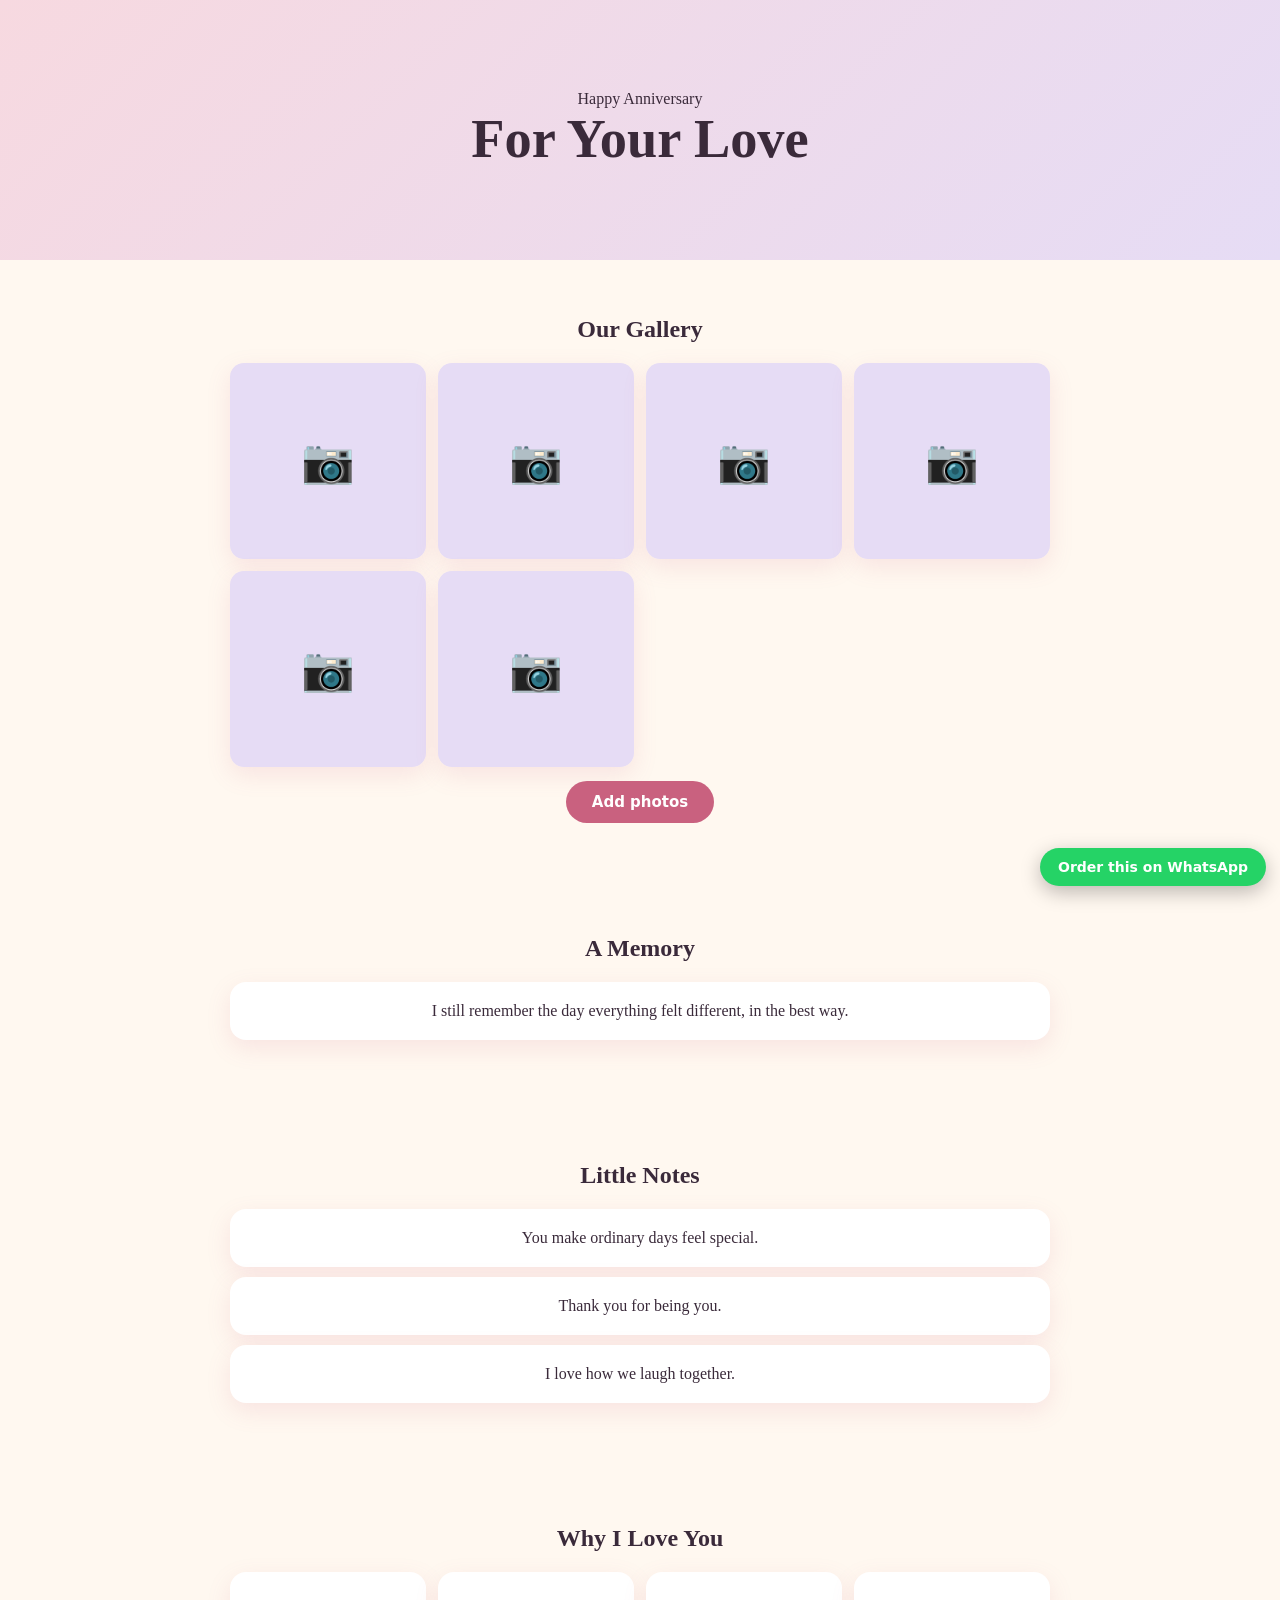
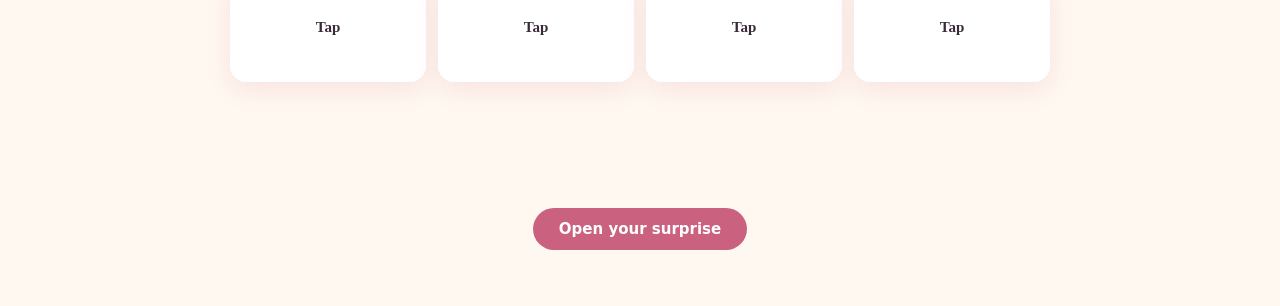
<file: special-day-basic.html>
<!DOCTYPE html><html lang="en"><head><meta charset="utf-8"><meta name="viewport" content="width=device-width,initial-scale=1"><title>A Special Day</title>
<script>/* EDIT HERE */const WA="917571062508";const CONFIG={demo:true,since:"",reasons:["Your laugh","Your kindness","The way you listen","How safe I feel with you"],occasion:"Happy Anniversary",recipientName:"Your Love",senderName:"Someone Special",date:"",accent:"#c9617f",memory:"I still remember the day everything felt different, in the best way.",photos:[],notes:["You make ordinary days feel special.","Thank you for being you.","I love how we laugh together."],surprise:"I love you. Here's to every day ahead."};</script>
<style>
*{box-sizing:border-box;margin:0}body{font-family:Georgia,serif;background:#fff8f0;color:#3a2a3a;text-align:center}
section{max-width:860px;margin:auto;padding:56px 20px}h1{font-size:clamp(2rem,7vw,3.4rem)}h2{margin-bottom:20px}
header{padding:90px 20px;background:linear-gradient(135deg,#f7d9e0,#e6dcf5)}
.g{display:grid;grid-template-columns:repeat(auto-fit,minmax(160px,1fr));gap:12px}.g img{width:100%;aspect-ratio:1;object-fit:cover;border-radius:14px;box-shadow:0 8px 24px #c9617f22}
.c{background:#fff;border-radius:16px;padding:20px;box-shadow:0 8px 24px #c9617f22;margin:10px 0;opacity:0;transform:translateY(20px);transition:.7s}.c.in{opacity:1;transform:none}
button,label{display:inline-block;padding:12px 26px;border:0;border-radius:99px;background:var(--a,#c9617f);color:#fff;font:600 15px system-ui;cursor:pointer;margin-top:14px}#sur{display:none;font-size:1.4rem;margin-top:20px}
.rc{min-height:110px;margin:0;border-radius:16px;background:#fff;color:#3a2a3a;box-shadow:0 8px 24px #c9617f22;font:600 15px Georgia,serif;padding:14px;transition:.4s}.rc.on{background:var(--a);color:#fff;transform:rotateY(360deg)}</style></head><body>
<header><p id="occ"></p><h1 id="h"></h1><p id="dt"></p></header>
<section><h2>Our Gallery</h2><div class="g" id="g"></div><label>Add photos<input type="file" id="f" accept="image/*" multiple hidden></label></section>
<section><h2>A Memory</h2><div class="c" id="mem"></div></section>
<section><h2>Little Notes</h2><div id="n"></div></section>
<section><h2>Why I Love You</h2><div class="g" id="rs"></div></section>
<section><button id="b">Open your surprise</button><p id="sur"></p></section>
<script>
const $=s=>document.querySelector(s);document.documentElement.style.setProperty("--a",CONFIG.accent);
document.title=CONFIG.occasion+" · "+CONFIG.recipientName;
$("#occ").textContent=CONFIG.occasion;$("#h").textContent="For "+CONFIG.recipientName;$("#dt").textContent=CONFIG.date;$("#mem").textContent=CONFIG.memory;$("#sur").textContent=CONFIG.surprise+" — "+CONFIG.senderName;
const PH="data:image/svg+xml,"+encodeURIComponent('<svg xmlns="http://www.w3.org/2000/svg" width="200" height="200"><rect width="200" height="200" fill="#e6dcf5"/><text x="100" y="115" font-size="44" text-anchor="middle">📷</text></svg>');
const add=s=>{const i=new Image();i.src=s;$("#g").append(i)};
(CONFIG.photos.length?CONFIG.photos:[PH,PH,PH,PH,PH,PH]).forEach(add);
$("#f").onchange=e=>{if(!e.target.files.length)return;$("#g").innerHTML="";[...e.target.files].forEach(f=>add(URL.createObjectURL(f)))};
CONFIG.notes.forEach(t=>{const d=document.createElement("div");d.className="c";d.textContent=t;$("#n").append(d)});
const io=new IntersectionObserver(es=>es.forEach(x=>x.isIntersecting&&x.target.classList.add("in")));document.querySelectorAll(".c").forEach(e=>io.observe(e));
$("#b").onclick=()=>{$("#sur").style.display="block";$("#b").style.display="none"};
</script><script>if(CONFIG.since){const d=Math.floor((Date.now()-new Date(CONFIG.since))/864e5);if(d>0)$("#dt").textContent=(CONFIG.date?CONFIG.date+" · ":"")+d+" days of us"}</script>
<script>CONFIG.reasons.forEach(t=>{const b=document.createElement("button");b.className="rc";b.textContent="Tap";b.onclick=()=>{b.classList.toggle("on");b.textContent=b.classList.contains("on")?t:"Tap"};$("#rs").append(b)});</script>
<a id="wa" target="_blank" rel="noopener" style="position:fixed;right:14px;bottom:14px;z-index:40;background:#25d366;color:#fff;font:600 14px system-ui;padding:11px 18px;border-radius:99px;text-decoration:none;box-shadow:0 6px 20px #0004">Order this on WhatsApp</a>
<script>/* demo button: set demo:false in CONFIG for the copy you deliver */(()=>{const a=document.getElementById("wa");if(!CONFIG.demo)return a.remove();a.href="https://wa.me/"+WA+"?text="+encodeURIComponent("Hi! I'd like the Classic Special Day website (₹199).")})();</script>
</body></html>
</file>
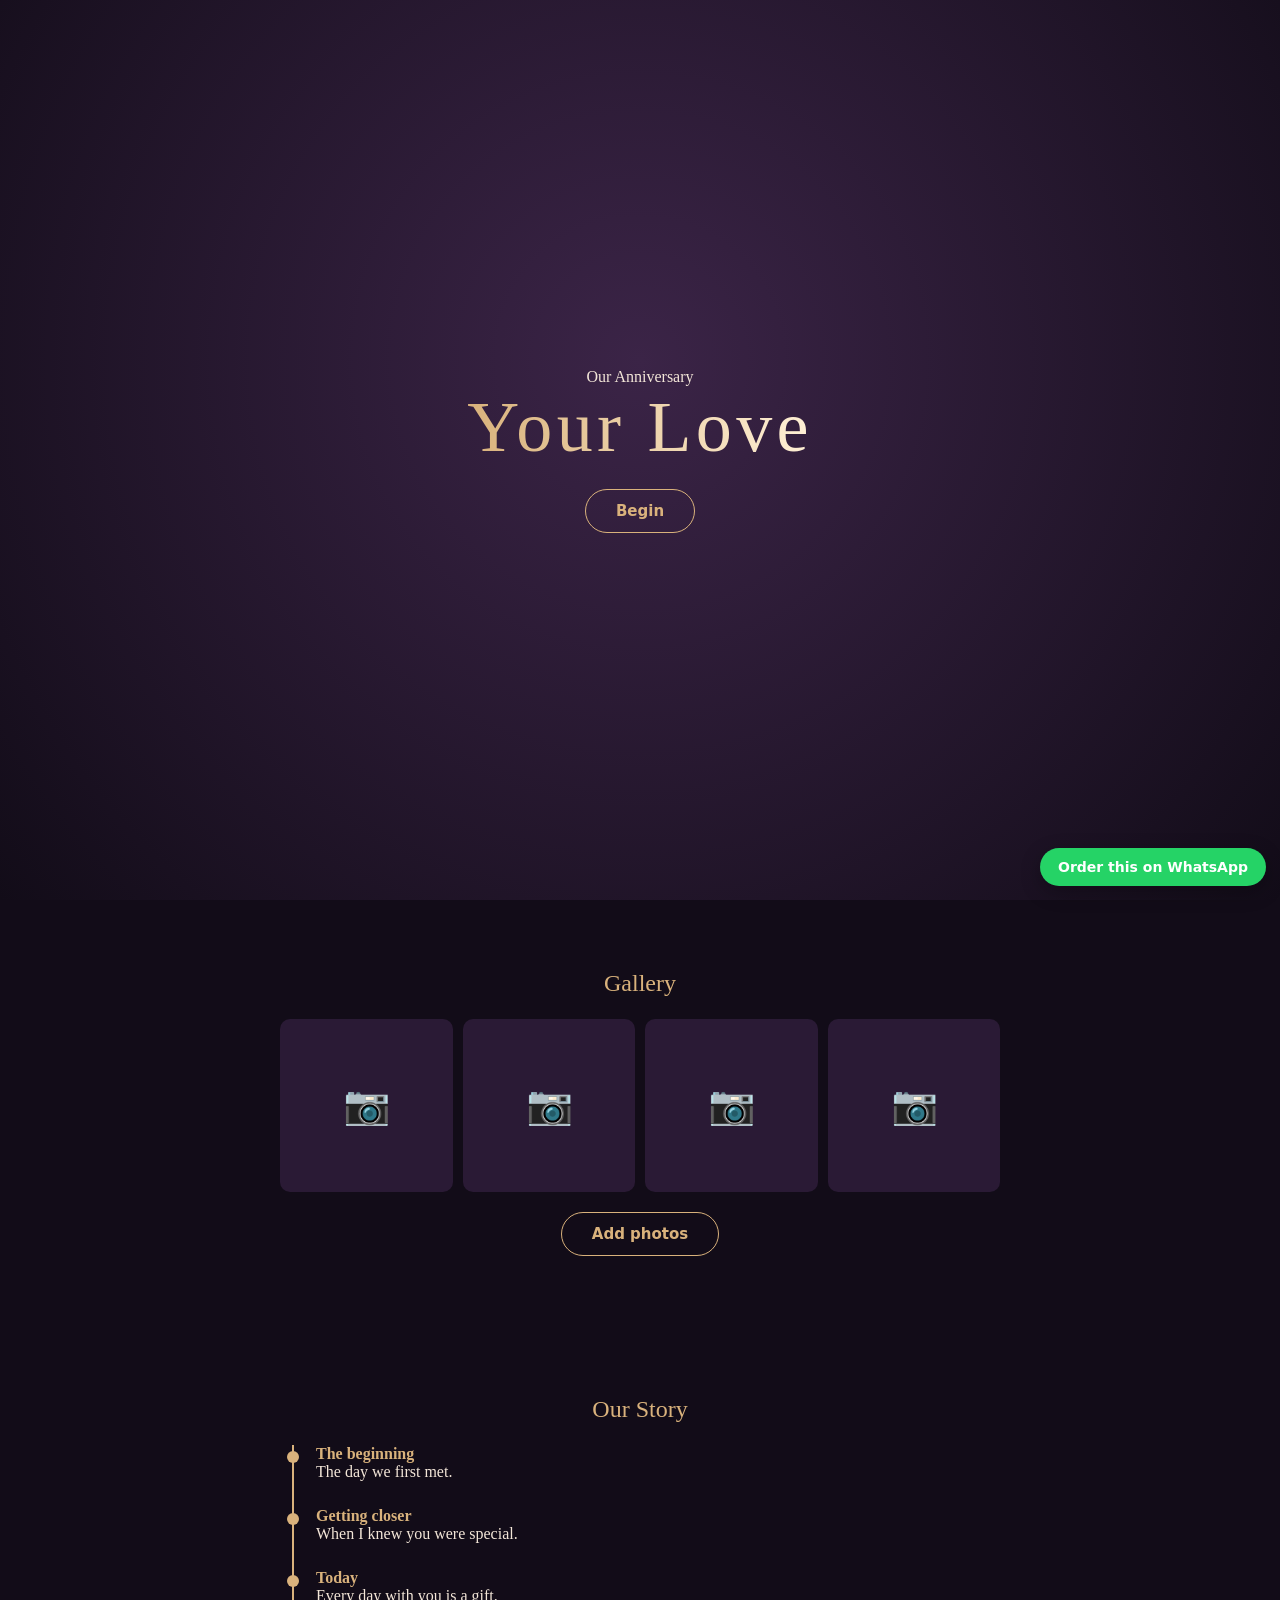
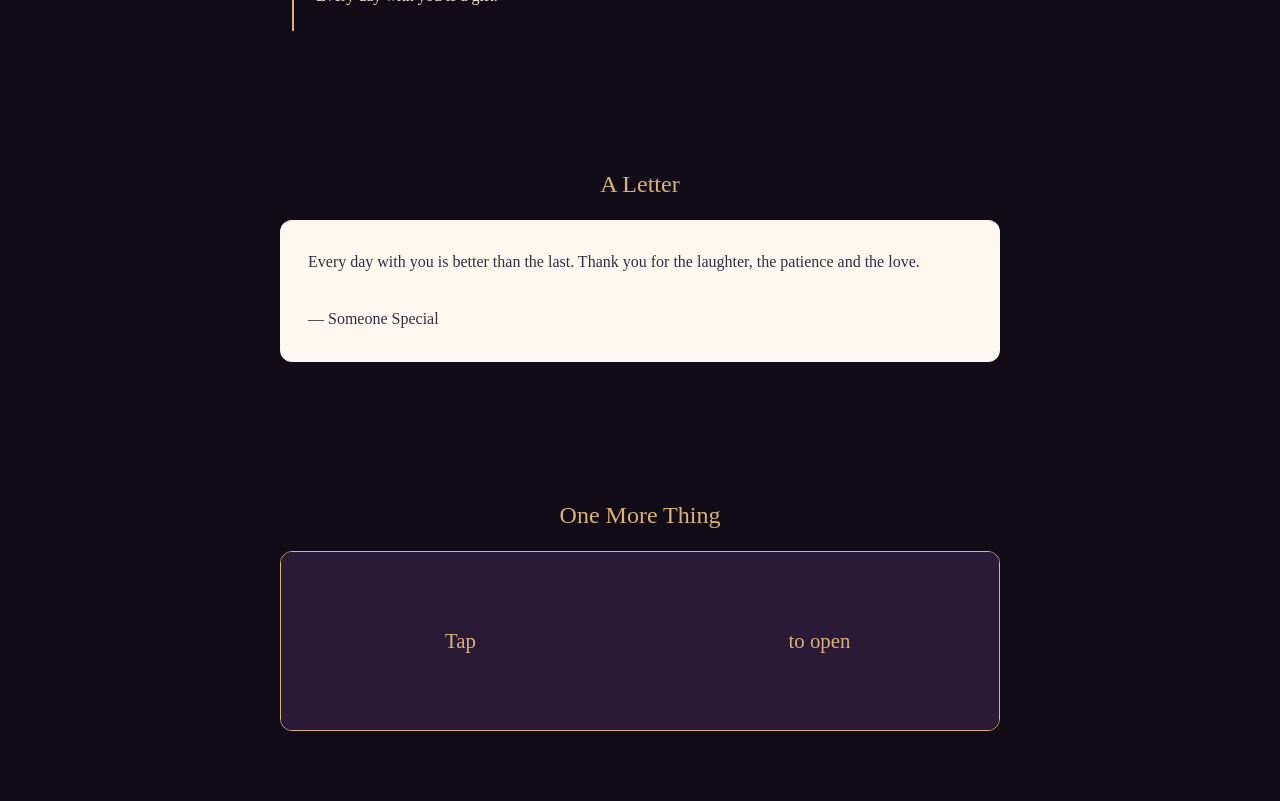
<file: special-day-premium.html>
<!DOCTYPE html><html lang="en"><head><meta charset="utf-8"><meta name="viewport" content="width=device-width,initial-scale=1"><title>Our Day</title>
<script>/* EDIT HERE */const WA="917571062508";const CONFIG={demo:true,music:"",since:"",occasion:"Our Anniversary",recipientName:"Your Love",senderName:"Someone Special",date:"",photos:[],timeline:[["The beginning","The day we first met."],["Getting closer","When I knew you were special."],["Today","Every day with you is a gift."]],letter:"Every day with you is better than the last. Thank you for the laughter, the patience and the love.",surprise:"I love you. Always."};</script>
<style>
*{box-sizing:border-box;margin:0}body{background:#120c18;color:#f3e6d8;font-family:Georgia,serif;text-align:center}
#intro{height:100vh;display:grid;place-items:center;background:radial-gradient(circle at 50% 40%,#3b2447,#120c18);padding:20px}
h1{font-weight:400;font-size:clamp(2.2rem,9vw,4.5rem);letter-spacing:.06em;background:linear-gradient(90deg,#d9b27c,#fff0d6,#d9b27c);background-size:200%;-webkit-background-clip:text;background-clip:text;color:transparent;animation:sh 4s linear infinite}@keyframes sh{to{background-position:200%}}
h2{color:#d9b27c;font-weight:400;margin-bottom:22px}section{max-width:760px;margin:auto;padding:70px 20px;opacity:0;transform:translateY(30px);transition:1s}section.in{opacity:1;transform:none}
button,label{display:inline-block;font:600 15px system-ui;padding:12px 30px;border-radius:99px;border:1px solid #d9b27c;background:none;color:#d9b27c;cursor:pointer;margin-top:20px}
.g{display:grid;grid-template-columns:repeat(auto-fit,minmax(150px,1fr));gap:10px}.g img{width:100%;aspect-ratio:1;object-fit:cover;border-radius:10px;cursor:zoom-in;transition:.4s}.g img:hover{transform:scale(1.04)}
.t{border-left:2px solid #d9b27c;text-align:left;margin-left:12px}.t div{padding:0 0 26px 22px;position:relative}.t div:before{content:"";position:absolute;left:-7px;top:6px;width:12px;height:12px;border-radius:50%;background:#d9b27c}.t b{color:#d9b27c}
#lb{position:fixed;inset:0;background:#000d;display:none;place-items:center;z-index:9}#lb img{max-width:92%;max-height:92%}
.ltr{background:#fff8f0;color:#3a2a3a;border-radius:12px;padding:28px;text-align:left;line-height:1.8;white-space:pre-line}
#cur{position:relative;min-height:180px;overflow:hidden;border:1px solid #d9b27c;border-radius:12px;display:grid;place-items:center;padding:24px;font-size:1.3rem;cursor:pointer}
#cur i{position:absolute;top:0;bottom:0;width:50%;background:#2a1a35;transition:1.6s;display:grid;place-items:center;font-style:normal;color:#d9b27c;z-index:2}#cl{left:0}#cr{right:0}.o #cl{transform:translateX(-101%)}.o #cr{transform:translateX(101%)}
</style></head><body>
<div id="intro"><div><p id="oc"></p><h1 id="h"></h1><p id="dt"></p><button id="go">Begin</button></div></div>
<section><h2>Gallery</h2><div class="g" id="g"></div><label>Add photos<input type="file" id="f" accept="image/*" multiple hidden></label></section>
<section><h2>Our Story</h2><div class="t" id="t"></div></section>
<section><h2>A Letter</h2><div class="ltr" id="l"></div></section>
<section><h2>One More Thing</h2><div id="cur"><i id="cl">Tap</i><i id="cr">to open</i><p id="s"></p></div></section>
<div id="lb"><img alt=""></div>
<script>
const $=s=>document.querySelector(s),io=new IntersectionObserver(es=>es.forEach(x=>x.isIntersecting&&x.target.classList.add("in")));
$("#oc").textContent=CONFIG.occasion;$("#h").textContent=CONFIG.recipientName;$("#dt").textContent=CONFIG.date;$("#l").textContent=CONFIG.letter+"\n\n— "+CONFIG.senderName;$("#s").textContent=CONFIG.surprise+" — "+CONFIG.senderName;
document.title=CONFIG.occasion+" · "+CONFIG.recipientName;
CONFIG.timeline.forEach(([a,b])=>{const d=document.createElement("div");d.innerHTML="<b></b><p></p>";d.firstChild.textContent=a;d.lastChild.textContent=b;$("#t").append(d)});
const PH="data:image/svg+xml,"+encodeURIComponent('<svg xmlns="http://www.w3.org/2000/svg" width="200" height="200"><rect width="200" height="200" fill="#2a1a35"/><text x="100" y="115" font-size="44" text-anchor="middle">📷</text></svg>');
const add=s=>{const i=new Image();i.src=s;i.onclick=()=>{$("#lb img").src=s;$("#lb").style.display="grid"};$("#g").append(i)};
(CONFIG.photos.length?CONFIG.photos:[PH,PH,PH,PH]).forEach(add);
$("#f").onchange=e=>{if(!e.target.files.length)return;$("#g").innerHTML="";[...e.target.files].forEach(f=>add(URL.createObjectURL(f)))};
$("#lb").onclick=()=>$("#lb").style.display="none";
$("#go").onclick=()=>$("section").scrollIntoView({behavior:"smooth"});
$("#cur").onclick=()=>$("#cur").classList.add("o");
document.querySelectorAll("section").forEach(s=>io.observe(s));
</script><script>if(CONFIG.since){const d=Math.floor((Date.now()-new Date(CONFIG.since))/864e5);if(d>0)$("#dt").textContent=(CONFIG.date?CONFIG.date+" · ":"")+d+" days of us"}</script>
<canvas id="du" style="position:fixed;inset:0;z-index:-1;pointer-events:none"></canvas><script>(()=>{const c=document.getElementById("du"),x=c.getContext("2d");let P=[];const R=()=>{c.width=innerWidth;c.height=innerHeight;P=[...Array(45)].map(()=>({x:Math.random()*c.width,y:Math.random()*c.height,r:Math.random()*2+.5,v:.15+Math.random()*.4}))};R();addEventListener("resize",R);(function f(){x.clearRect(0,0,c.width,c.height);x.fillStyle="#d9b27c";P.forEach(p=>{p.y-=p.v;if(p.y<-5)p.y=c.height+5;x.globalAlpha=.2+p.r/5;x.beginPath();x.arc(p.x,p.y,p.r,0,7);x.fill()});requestAnimationFrame(f)})()})();</script>
<div id="pg" style="position:fixed;top:0;left:0;height:3px;width:0;background:#d9b27c;z-index:45"></div><script>addEventListener("scroll",()=>{document.getElementById("pg").style.width=scrollY/Math.max(1,document.documentElement.scrollHeight-innerHeight)*100+"%"})</script>
<button id="mu" style="display:none;position:fixed;left:14px;bottom:14px;z-index:40;width:44px;height:44px;padding:0;margin:0;border-radius:50%;border:1px solid #d9b27c;background:#0008;color:#d9b27c;font-size:18px;cursor:pointer">🎵</button><script>(()=>{if(!CONFIG.music)return;const a=new Audio(CONFIG.music),b=document.getElementById("mu");a.loop=true;b.style.display="block";b.onclick=()=>a.paused?(a.play(),b.textContent="⏸"):(a.pause(),b.textContent="🎵")})();</script>
<a id="wa" target="_blank" rel="noopener" style="position:fixed;right:14px;bottom:14px;z-index:40;background:#25d366;color:#fff;font:600 14px system-ui;padding:11px 18px;border-radius:99px;text-decoration:none;box-shadow:0 6px 20px #0004">Order this on WhatsApp</a>
<script>/* demo button: set demo:false in CONFIG for the copy you deliver */(()=>{const a=document.getElementById("wa");if(!CONFIG.demo)return a.remove();a.href="https://wa.me/"+WA+"?text="+encodeURIComponent("Hi! I'd like the Premium Special Day website (₹299).")})();</script>
</body></html>
</file>
